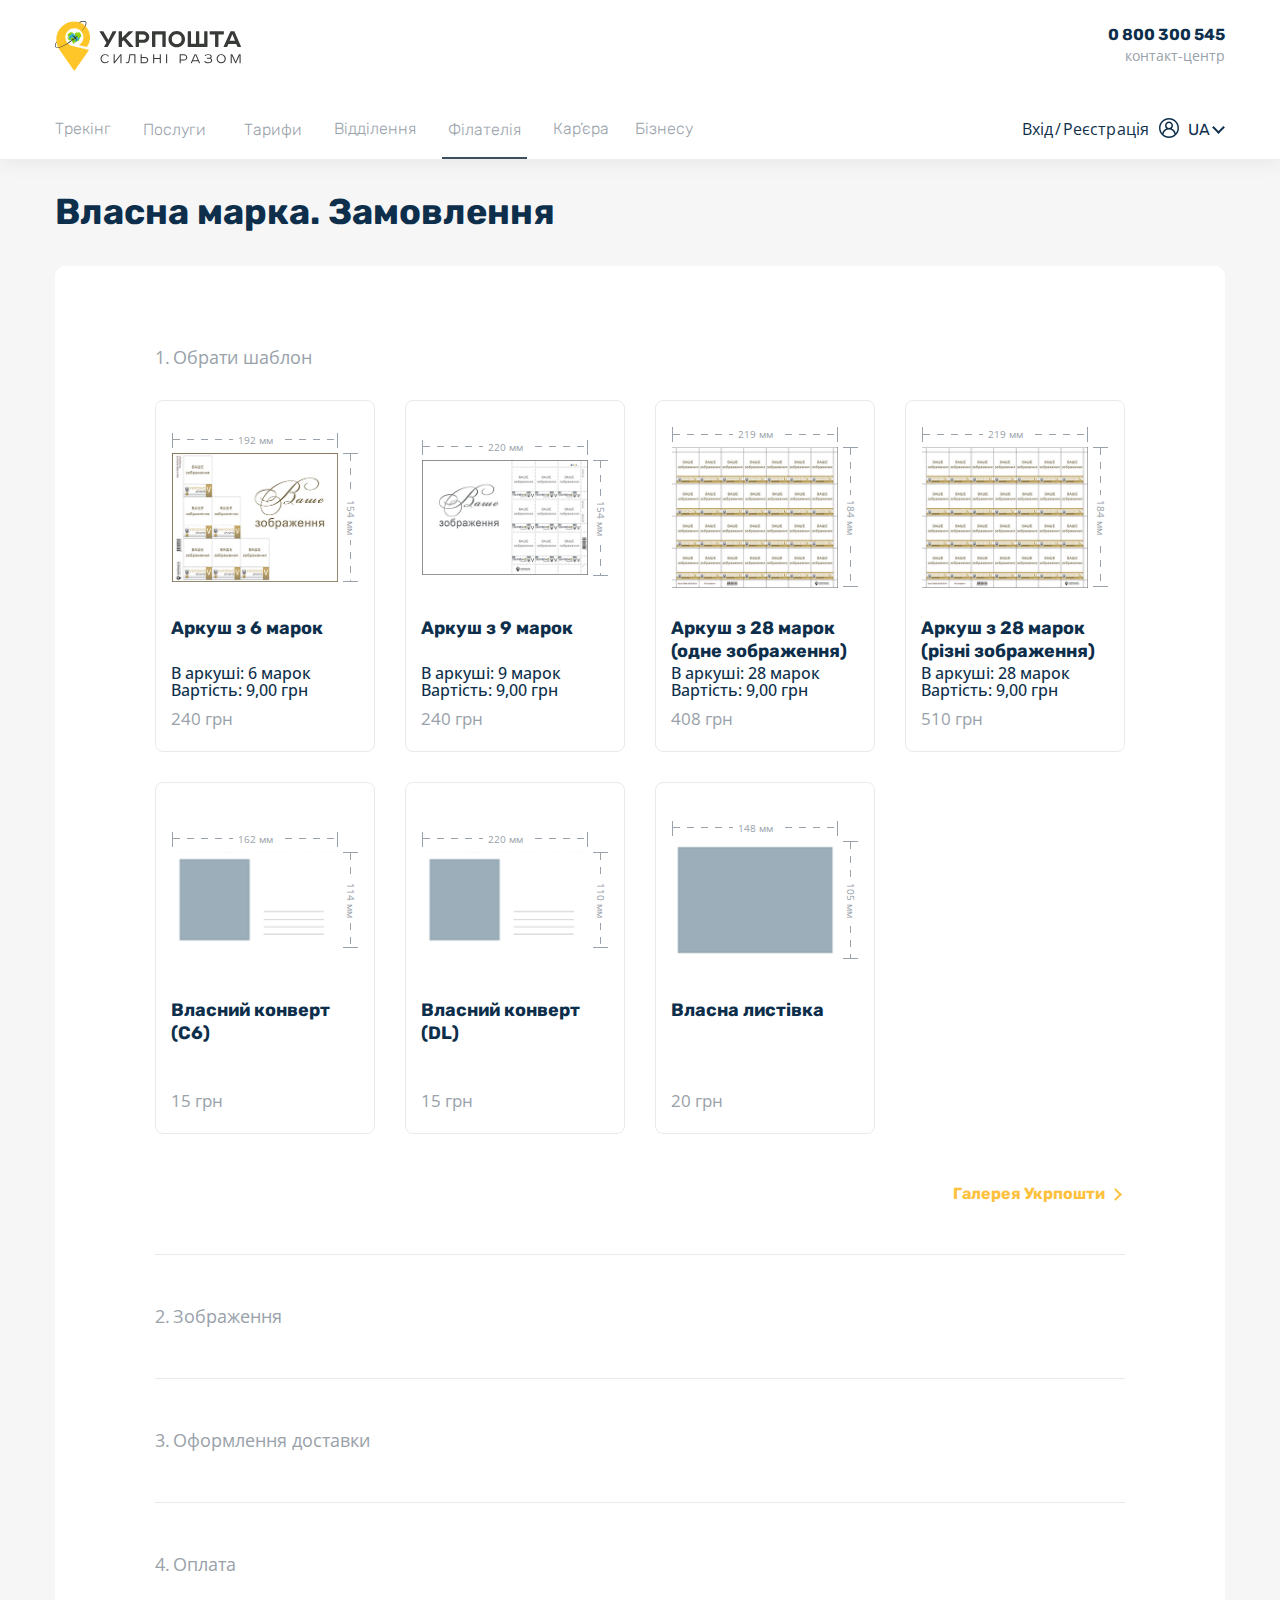
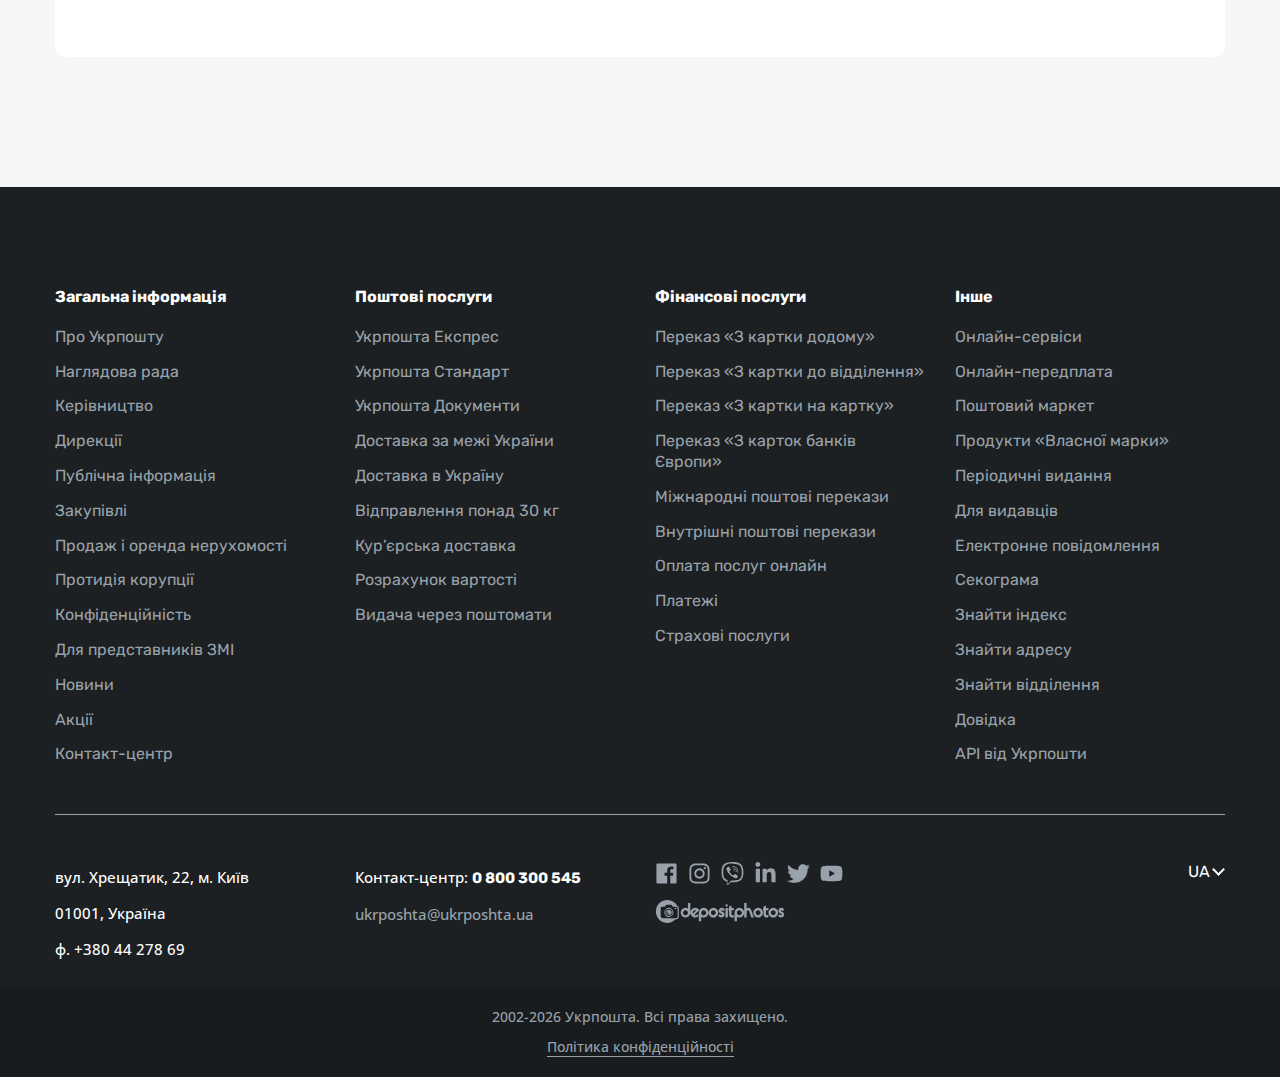
<file: index.html>
<!DOCTYPE html><html lang="en"><head>
  <meta charset="utf-8">
  <title>OwnStampNg</title>
  <base href="/">
  <meta name="viewport" content="user-scalable=no, width=device-width, initial-scale=1, maximum-scale=1">
  <link rel="icon" type="image/x-icon" href="favicon.ico">
<style>@import"https://fonts.googleapis.com/css2?family=Open+Sans&family=Rubik:wght@300;400;500;700&display=swap";.mat-typography{font:400 14px/20px Roboto,Helvetica Neue,sans-serif;letter-spacing:normal}*{box-sizing:border-box}html,body{border:0;outline:0;vertical-align:baseline;background:transparent;font-size:100%;margin:0;padding:0}html{overflow-y:scroll;overflow-x:auto}html,body{height:100%}body{line-height:1;text-align:left;z-index:1;position:relative}body{background:#F6F6F6;color:var(--font-color-2);font-family:Open Sans,sans-serif}.mat-typography{font-family:Open Sans,sans-serif}:root{--font-color-1:#99A2AA;--font-color-2:#0E2F4B;--font-color-3:#fff;--font-color-4:#FDC13D;--font-color-header:var(--font-color-2);--box-shadow:0 3px 18px 0 rgba(95,98,102,.1);--box-shadow-2:0 0 10px 0 rgba(0,0,0,.25);--section-background-1:#fff;--section-background-2:#a1acb6;--background-submenu:#f8f8f8;--hover-btn-bg:#ffd50a;--disabled-btn-bg:#e8ebee;--max-width:1200px;--border-color:#E8EBEE;--border-color-2:#99A2AA;--border-color-3:#3d4e5d;--border-color-invalid:#ff0000}</style><link rel="stylesheet" href="styles.febdb8527f729363.css" media="print" onload="this.media='all'"><noscript><link rel="stylesheet" href="styles.febdb8527f729363.css"></noscript></head>
<body class="mat-typography">
  <app-root></app-root>
<script src="runtime.fb01b0aa0aa2463c.js" type="module"></script><script src="polyfills.d650b33fc6bd7763.js" type="module"></script><script src="main.25a9388dc0567ef2.js" type="module"></script>

</body></html>
</file>
<file: styles.febdb8527f729363.css>
@import"https://fonts.googleapis.com/css2?family=Open+Sans&family=Rubik:wght@300;400;500;700&display=swap";.mat-badge-content{font-weight:600;font-size:12px;font-family:Roboto,Helvetica Neue,sans-serif}.mat-badge-small .mat-badge-content{font-size:9px}.mat-badge-large .mat-badge-content{font-size:24px}.mat-h1,.mat-headline,.mat-typography .mat-h1,.mat-typography .mat-headline,.mat-typography h1{font:400 24px/32px Roboto,Helvetica Neue,sans-serif;letter-spacing:normal;margin:0 0 16px}.mat-h2,.mat-title,.mat-typography .mat-h2,.mat-typography .mat-title,.mat-typography h2{font:500 20px/32px Roboto,Helvetica Neue,sans-serif;letter-spacing:normal;margin:0 0 16px}.mat-h3,.mat-subheading-2,.mat-typography .mat-h3,.mat-typography .mat-subheading-2,.mat-typography h3{font:400 16px/28px Roboto,Helvetica Neue,sans-serif;letter-spacing:normal;margin:0 0 16px}.mat-h4,.mat-subheading-1,.mat-typography .mat-h4,.mat-typography .mat-subheading-1,.mat-typography h4{font:400 15px/24px Roboto,Helvetica Neue,sans-serif;letter-spacing:normal;margin:0 0 16px}.mat-h5,.mat-typography .mat-h5,.mat-typography h5{font:400 11.62px/20px Roboto,Helvetica Neue,sans-serif;margin:0 0 12px}.mat-h6,.mat-typography .mat-h6,.mat-typography h6{font:400 9.38px/20px Roboto,Helvetica Neue,sans-serif;margin:0 0 12px}.mat-body-strong,.mat-body-2,.mat-typography .mat-body-strong,.mat-typography .mat-body-2{font:500 14px/24px Roboto,Helvetica Neue,sans-serif;letter-spacing:normal}.mat-body,.mat-body-1,.mat-typography .mat-body,.mat-typography .mat-body-1,.mat-typography{font:400 14px/20px Roboto,Helvetica Neue,sans-serif;letter-spacing:normal}.mat-body p,.mat-body-1 p,.mat-typography .mat-body p,.mat-typography .mat-body-1 p,.mat-typography p{margin:0 0 12px}.mat-small,.mat-caption,.mat-typography .mat-small,.mat-typography .mat-caption{font:400 12px/20px Roboto,Helvetica Neue,sans-serif;letter-spacing:normal}.mat-display-4,.mat-typography .mat-display-4{font:300 112px/112px Roboto,Helvetica Neue,sans-serif;letter-spacing:-.05em;margin:0 0 56px}.mat-display-3,.mat-typography .mat-display-3{font:400 56px/56px Roboto,Helvetica Neue,sans-serif;letter-spacing:-.02em;margin:0 0 64px}.mat-display-2,.mat-typography .mat-display-2{font:400 45px/48px Roboto,Helvetica Neue,sans-serif;letter-spacing:-.005em;margin:0 0 64px}.mat-display-1,.mat-typography .mat-display-1{font:400 34px/40px Roboto,Helvetica Neue,sans-serif;letter-spacing:normal;margin:0 0 64px}.mat-bottom-sheet-container{font:400 14px/20px Roboto,Helvetica Neue,sans-serif;letter-spacing:normal}.mat-button,.mat-raised-button,.mat-icon-button,.mat-stroked-button,.mat-flat-button,.mat-fab,.mat-mini-fab{font-family:Roboto,Helvetica Neue,sans-serif;font-size:14px;font-weight:500}.mat-button-toggle,.mat-card{font-family:Roboto,Helvetica Neue,sans-serif}.mat-card-title{font-size:24px;font-weight:500}.mat-card-header .mat-card-title{font-size:20px}.mat-card-subtitle,.mat-card-content{font-size:14px}.mat-checkbox{font-family:Roboto,Helvetica Neue,sans-serif}.mat-checkbox-layout .mat-checkbox-label{line-height:24px}.mat-chip{font-size:14px;font-weight:500}.mat-chip .mat-chip-trailing-icon.mat-icon,.mat-chip .mat-chip-remove.mat-icon{font-size:18px}.mat-table{font-family:Roboto,Helvetica Neue,sans-serif}.mat-header-cell{font-size:12px;font-weight:500}.mat-cell,.mat-footer-cell{font-size:14px}.mat-calendar{font-family:Roboto,Helvetica Neue,sans-serif}.mat-calendar-body{font-size:13px}.mat-calendar-body-label,.mat-calendar-period-button{font-size:14px;font-weight:500}.mat-calendar-table-header th{font-size:11px;font-weight:400}.mat-dialog-title{font:500 20px/32px Roboto,Helvetica Neue,sans-serif;letter-spacing:normal}.mat-expansion-panel-header{font-family:Roboto,Helvetica Neue,sans-serif;font-size:15px;font-weight:400}.mat-expansion-panel-content{font:400 14px/20px Roboto,Helvetica Neue,sans-serif;letter-spacing:normal}.mat-form-field{font-size:inherit;font-weight:400;line-height:1.125;font-family:Roboto,Helvetica Neue,sans-serif;letter-spacing:normal}.mat-form-field-wrapper{padding-bottom:1.34375em}.mat-form-field-prefix .mat-icon,.mat-form-field-suffix .mat-icon{font-size:150%;line-height:1.125}.mat-form-field-prefix .mat-icon-button,.mat-form-field-suffix .mat-icon-button{height:1.5em;width:1.5em}.mat-form-field-prefix .mat-icon-button .mat-icon,.mat-form-field-suffix .mat-icon-button .mat-icon{height:1.125em;line-height:1.125}.mat-form-field-infix{padding:.5em 0;border-top:.84375em solid transparent}.mat-form-field-can-float.mat-form-field-should-float .mat-form-field-label,.mat-form-field-can-float .mat-input-server:focus+.mat-form-field-label-wrapper .mat-form-field-label{transform:translateY(-1.34375em) scale(.75);width:133.3333333333%}.mat-form-field-can-float .mat-input-server[label]:not(:label-shown)+.mat-form-field-label-wrapper .mat-form-field-label{transform:translateY(-1.34374em) scale(.75);width:133.3333433333%}.mat-form-field-label-wrapper{top:-.84375em;padding-top:.84375em}.mat-form-field-label{top:1.34375em}.mat-form-field-underline{bottom:1.34375em}.mat-form-field-subscript-wrapper{font-size:75%;margin-top:.6666666667em;top:calc(100% - 1.7916666667em)}.mat-form-field-appearance-legacy .mat-form-field-wrapper{padding-bottom:1.25em}.mat-form-field-appearance-legacy .mat-form-field-infix{padding:.4375em 0}.mat-form-field-appearance-legacy.mat-form-field-can-float.mat-form-field-should-float .mat-form-field-label,.mat-form-field-appearance-legacy.mat-form-field-can-float .mat-input-server:focus+.mat-form-field-label-wrapper .mat-form-field-label{transform:translateY(-1.28125em) scale(.75) perspective(100px) translateZ(.001px);width:133.3333333333%}.mat-form-field-appearance-legacy.mat-form-field-can-float .mat-form-field-autofill-control:-webkit-autofill+.mat-form-field-label-wrapper .mat-form-field-label{transform:translateY(-1.28125em) scale(.75) perspective(100px) translateZ(.00101px);width:133.3333433333%}.mat-form-field-appearance-legacy.mat-form-field-can-float .mat-input-server[label]:not(:label-shown)+.mat-form-field-label-wrapper .mat-form-field-label{transform:translateY(-1.28125em) scale(.75) perspective(100px) translateZ(.00102px);width:133.3333533333%}.mat-form-field-appearance-legacy .mat-form-field-label{top:1.28125em}.mat-form-field-appearance-legacy .mat-form-field-underline{bottom:1.25em}.mat-form-field-appearance-legacy .mat-form-field-subscript-wrapper{margin-top:.5416666667em;top:calc(100% - 1.6666666667em)}@media print{.mat-form-field-appearance-legacy.mat-form-field-can-float.mat-form-field-should-float .mat-form-field-label,.mat-form-field-appearance-legacy.mat-form-field-can-float .mat-input-server:focus+.mat-form-field-label-wrapper .mat-form-field-label{transform:translateY(-1.28122em) scale(.75)}.mat-form-field-appearance-legacy.mat-form-field-can-float .mat-form-field-autofill-control:-webkit-autofill+.mat-form-field-label-wrapper .mat-form-field-label{transform:translateY(-1.28121em) scale(.75)}.mat-form-field-appearance-legacy.mat-form-field-can-float .mat-input-server[label]:not(:label-shown)+.mat-form-field-label-wrapper .mat-form-field-label{transform:translateY(-1.2812em) scale(.75)}}.mat-form-field-appearance-fill .mat-form-field-infix{padding:.25em 0 .75em}.mat-form-field-appearance-fill .mat-form-field-label{top:1.09375em;margin-top:-.5em}.mat-form-field-appearance-fill.mat-form-field-can-float.mat-form-field-should-float .mat-form-field-label,.mat-form-field-appearance-fill.mat-form-field-can-float .mat-input-server:focus+.mat-form-field-label-wrapper .mat-form-field-label{transform:translateY(-.59375em) scale(.75);width:133.3333333333%}.mat-form-field-appearance-fill.mat-form-field-can-float .mat-input-server[label]:not(:label-shown)+.mat-form-field-label-wrapper .mat-form-field-label{transform:translateY(-.59374em) scale(.75);width:133.3333433333%}.mat-form-field-appearance-outline .mat-form-field-infix{padding:1em 0}.mat-form-field-appearance-outline .mat-form-field-label{top:1.84375em;margin-top:-.25em}.mat-form-field-appearance-outline.mat-form-field-can-float.mat-form-field-should-float .mat-form-field-label,.mat-form-field-appearance-outline.mat-form-field-can-float .mat-input-server:focus+.mat-form-field-label-wrapper .mat-form-field-label{transform:translateY(-1.59375em) scale(.75);width:133.3333333333%}.mat-form-field-appearance-outline.mat-form-field-can-float .mat-input-server[label]:not(:label-shown)+.mat-form-field-label-wrapper .mat-form-field-label{transform:translateY(-1.59374em) scale(.75);width:133.3333433333%}.mat-grid-tile-header,.mat-grid-tile-footer{font-size:14px}.mat-grid-tile-header .mat-line,.mat-grid-tile-footer .mat-line{white-space:nowrap;overflow:hidden;text-overflow:ellipsis;display:block;box-sizing:border-box}.mat-grid-tile-header .mat-line:nth-child(n+2),.mat-grid-tile-footer .mat-line:nth-child(n+2){font-size:12px}input.mat-input-element{margin-top:-.0625em}.mat-menu-item{font-family:Roboto,Helvetica Neue,sans-serif;font-size:14px;font-weight:400}.mat-paginator,.mat-paginator-page-size .mat-select-trigger{font-family:Roboto,Helvetica Neue,sans-serif;font-size:12px}.mat-radio-button,.mat-select{font-family:Roboto,Helvetica Neue,sans-serif}.mat-select-trigger{height:1.125em}.mat-slide-toggle-content{font-family:Roboto,Helvetica Neue,sans-serif}.mat-slider-thumb-label-text{font-family:Roboto,Helvetica Neue,sans-serif;font-size:12px;font-weight:500}.mat-stepper-vertical,.mat-stepper-horizontal{font-family:Roboto,Helvetica Neue,sans-serif}.mat-step-label{font-size:14px;font-weight:400}.mat-step-sub-label-error{font-weight:400}.mat-step-label-error{font-size:14px}.mat-step-label-selected{font-size:14px;font-weight:500}.mat-tab-group{font-family:Roboto,Helvetica Neue,sans-serif}.mat-tab-label,.mat-tab-link{font-family:Roboto,Helvetica Neue,sans-serif;font-size:14px;font-weight:500}.mat-toolbar,.mat-toolbar h1,.mat-toolbar h2,.mat-toolbar h3,.mat-toolbar h4,.mat-toolbar h5,.mat-toolbar h6{font:500 20px/32px Roboto,Helvetica Neue,sans-serif;letter-spacing:normal;margin:0}.mat-tooltip{font-family:Roboto,Helvetica Neue,sans-serif;font-size:10px;padding-top:6px;padding-bottom:6px}.mat-tooltip-handset{font-size:14px;padding-top:8px;padding-bottom:8px}.mat-list-item,.mat-list-option{font-family:Roboto,Helvetica Neue,sans-serif}.mat-list-base .mat-list-item{font-size:16px}.mat-list-base .mat-list-item .mat-line{white-space:nowrap;overflow:hidden;text-overflow:ellipsis;display:block;box-sizing:border-box}.mat-list-base .mat-list-item .mat-line:nth-child(n+2){font-size:14px}.mat-list-base .mat-list-option{font-size:16px}.mat-list-base .mat-list-option .mat-line{white-space:nowrap;overflow:hidden;text-overflow:ellipsis;display:block;box-sizing:border-box}.mat-list-base .mat-list-option .mat-line:nth-child(n+2){font-size:14px}.mat-list-base .mat-subheader{font-family:Roboto,Helvetica Neue,sans-serif;font-size:14px;font-weight:500}.mat-list-base[dense] .mat-list-item{font-size:12px}.mat-list-base[dense] .mat-list-item .mat-line{white-space:nowrap;overflow:hidden;text-overflow:ellipsis;display:block;box-sizing:border-box}.mat-list-base[dense] .mat-list-item .mat-line:nth-child(n+2){font-size:12px}.mat-list-base[dense] .mat-list-option{font-size:12px}.mat-list-base[dense] .mat-list-option .mat-line{white-space:nowrap;overflow:hidden;text-overflow:ellipsis;display:block;box-sizing:border-box}.mat-list-base[dense] .mat-list-option .mat-line:nth-child(n+2){font-size:12px}.mat-list-base[dense] .mat-subheader{font-family:Roboto,Helvetica Neue,sans-serif;font-size:12px;font-weight:500}.mat-option{font-family:Roboto,Helvetica Neue,sans-serif;font-size:16px}.mat-optgroup-label{font:500 14px/24px Roboto,Helvetica Neue,sans-serif;letter-spacing:normal}.mat-simple-snackbar{font-family:Roboto,Helvetica Neue,sans-serif;font-size:14px}.mat-simple-snackbar-action{line-height:1;font-family:inherit;font-size:inherit;font-weight:500}.mat-tree{font-family:Roboto,Helvetica Neue,sans-serif}.mat-tree-node,.mat-nested-tree-node{font-weight:400;font-size:14px}.mat-ripple{overflow:hidden;position:relative}.mat-ripple:not(:empty){transform:translateZ(0)}.mat-ripple.mat-ripple-unbounded{overflow:visible}.mat-ripple-element{position:absolute;border-radius:50%;pointer-events:none;transition:opacity,transform 0ms cubic-bezier(0,0,.2,1);transform:scale(0)}.cdk-high-contrast-active .mat-ripple-element{display:none}.cdk-visually-hidden{border:0;clip:rect(0 0 0 0);height:1px;margin:-1px;overflow:hidden;padding:0;position:absolute;width:1px;white-space:nowrap;outline:0;-webkit-appearance:none;-moz-appearance:none}.cdk-overlay-container,.cdk-global-overlay-wrapper{pointer-events:none;top:0;left:0;height:100%;width:100%}.cdk-overlay-container{position:fixed;z-index:1000}.cdk-overlay-container:empty{display:none}.cdk-global-overlay-wrapper{display:flex;position:absolute;z-index:1000}.cdk-overlay-pane{position:absolute;pointer-events:auto;box-sizing:border-box;z-index:1000;display:flex;max-width:100%;max-height:100%}.cdk-overlay-backdrop{position:absolute;top:0;bottom:0;left:0;right:0;z-index:1000;pointer-events:auto;-webkit-tap-highlight-color:transparent;transition:opacity .4s cubic-bezier(.25,.8,.25,1);opacity:0}.cdk-overlay-backdrop.cdk-overlay-backdrop-showing{opacity:1}.cdk-high-contrast-active .cdk-overlay-backdrop.cdk-overlay-backdrop-showing{opacity:.6}.cdk-overlay-dark-backdrop{background:rgba(0,0,0,.32)}.cdk-overlay-transparent-backdrop{transition:visibility 1ms linear,opacity 1ms linear;visibility:hidden;opacity:1}.cdk-overlay-transparent-backdrop.cdk-overlay-backdrop-showing{opacity:0;visibility:visible}.cdk-overlay-connected-position-bounding-box{position:absolute;z-index:1000;display:flex;flex-direction:column;min-width:1px;min-height:1px}.cdk-global-scrollblock{position:fixed;width:100%;overflow-y:scroll}textarea.cdk-textarea-autosize{resize:none}textarea.cdk-textarea-autosize-measuring{padding:2px 0!important;box-sizing:content-box!important;height:auto!important;overflow:hidden!important}textarea.cdk-textarea-autosize-measuring-firefox{padding:2px 0!important;box-sizing:content-box!important;height:0!important}@keyframes cdk-text-field-autofill-start{}@keyframes cdk-text-field-autofill-end{}.cdk-text-field-autofill-monitored:-webkit-autofill{animation:cdk-text-field-autofill-start 0s 1ms}.cdk-text-field-autofill-monitored:not(:-webkit-autofill){animation:cdk-text-field-autofill-end 0s 1ms}.mat-focus-indicator,.mat-mdc-focus-indicator{position:relative}.mat-ripple-element{background-color:#0000001a}.mat-option{color:#000000de}.mat-option:hover:not(.mat-option-disabled),.mat-option:focus:not(.mat-option-disabled){background:rgba(0,0,0,.04)}.mat-option.mat-selected:not(.mat-option-multiple):not(.mat-option-disabled){background:rgba(0,0,0,.04)}.mat-option.mat-active{background:rgba(0,0,0,.04);color:#000000de}.mat-option.mat-option-disabled{color:#00000061}.mat-primary .mat-option.mat-selected:not(.mat-option-disabled){color:#3f51b5}.mat-accent .mat-option.mat-selected:not(.mat-option-disabled){color:#ff4081}.mat-warn .mat-option.mat-selected:not(.mat-option-disabled){color:#f44336}.mat-optgroup-label{color:#0000008a}.mat-optgroup-disabled .mat-optgroup-label{color:#00000061}.mat-pseudo-checkbox{color:#0000008a}.mat-pseudo-checkbox:after{color:#fafafa}.mat-pseudo-checkbox-disabled{color:#b0b0b0}.mat-primary .mat-pseudo-checkbox-checked,.mat-primary .mat-pseudo-checkbox-indeterminate{background:#3f51b5}.mat-pseudo-checkbox-checked,.mat-pseudo-checkbox-indeterminate,.mat-accent .mat-pseudo-checkbox-checked,.mat-accent .mat-pseudo-checkbox-indeterminate{background:#ff4081}.mat-warn .mat-pseudo-checkbox-checked,.mat-warn .mat-pseudo-checkbox-indeterminate{background:#f44336}.mat-pseudo-checkbox-checked.mat-pseudo-checkbox-disabled,.mat-pseudo-checkbox-indeterminate.mat-pseudo-checkbox-disabled{background:#b0b0b0}.mat-app-background{background-color:#fafafa;color:#000000de}.mat-elevation-z0{box-shadow:0 0 #0003,0 0 #00000024,0 0 #0000001f}.mat-elevation-z1{box-shadow:0 2px 1px -1px #0003,0 1px 1px #00000024,0 1px 3px #0000001f}.mat-elevation-z2{box-shadow:0 3px 1px -2px #0003,0 2px 2px #00000024,0 1px 5px #0000001f}.mat-elevation-z3{box-shadow:0 3px 3px -2px #0003,0 3px 4px #00000024,0 1px 8px #0000001f}.mat-elevation-z4{box-shadow:0 2px 4px -1px #0003,0 4px 5px #00000024,0 1px 10px #0000001f}.mat-elevation-z5{box-shadow:0 3px 5px -1px #0003,0 5px 8px #00000024,0 1px 14px #0000001f}.mat-elevation-z6{box-shadow:0 3px 5px -1px #0003,0 6px 10px #00000024,0 1px 18px #0000001f}.mat-elevation-z7{box-shadow:0 4px 5px -2px #0003,0 7px 10px 1px #00000024,0 2px 16px 1px #0000001f}.mat-elevation-z8{box-shadow:0 5px 5px -3px #0003,0 8px 10px 1px #00000024,0 3px 14px 2px #0000001f}.mat-elevation-z9{box-shadow:0 5px 6px -3px #0003,0 9px 12px 1px #00000024,0 3px 16px 2px #0000001f}.mat-elevation-z10{box-shadow:0 6px 6px -3px #0003,0 10px 14px 1px #00000024,0 4px 18px 3px #0000001f}.mat-elevation-z11{box-shadow:0 6px 7px -4px #0003,0 11px 15px 1px #00000024,0 4px 20px 3px #0000001f}.mat-elevation-z12{box-shadow:0 7px 8px -4px #0003,0 12px 17px 2px #00000024,0 5px 22px 4px #0000001f}.mat-elevation-z13{box-shadow:0 7px 8px -4px #0003,0 13px 19px 2px #00000024,0 5px 24px 4px #0000001f}.mat-elevation-z14{box-shadow:0 7px 9px -4px #0003,0 14px 21px 2px #00000024,0 5px 26px 4px #0000001f}.mat-elevation-z15{box-shadow:0 8px 9px -5px #0003,0 15px 22px 2px #00000024,0 6px 28px 5px #0000001f}.mat-elevation-z16{box-shadow:0 8px 10px -5px #0003,0 16px 24px 2px #00000024,0 6px 30px 5px #0000001f}.mat-elevation-z17{box-shadow:0 8px 11px -5px #0003,0 17px 26px 2px #00000024,0 6px 32px 5px #0000001f}.mat-elevation-z18{box-shadow:0 9px 11px -5px #0003,0 18px 28px 2px #00000024,0 7px 34px 6px #0000001f}.mat-elevation-z19{box-shadow:0 9px 12px -6px #0003,0 19px 29px 2px #00000024,0 7px 36px 6px #0000001f}.mat-elevation-z20{box-shadow:0 10px 13px -6px #0003,0 20px 31px 3px #00000024,0 8px 38px 7px #0000001f}.mat-elevation-z21{box-shadow:0 10px 13px -6px #0003,0 21px 33px 3px #00000024,0 8px 40px 7px #0000001f}.mat-elevation-z22{box-shadow:0 10px 14px -6px #0003,0 22px 35px 3px #00000024,0 8px 42px 7px #0000001f}.mat-elevation-z23{box-shadow:0 11px 14px -7px #0003,0 23px 36px 3px #00000024,0 9px 44px 8px #0000001f}.mat-elevation-z24{box-shadow:0 11px 15px -7px #0003,0 24px 38px 3px #00000024,0 9px 46px 8px #0000001f}.mat-theme-loaded-marker{display:none}.mat-autocomplete-panel{background:#fff;color:#000000de}.mat-autocomplete-panel:not([class*=mat-elevation-z]){box-shadow:0 2px 4px -1px #0003,0 4px 5px #00000024,0 1px 10px #0000001f}.mat-autocomplete-panel .mat-option.mat-selected:not(.mat-active):not(:hover){background:#fff}.mat-autocomplete-panel .mat-option.mat-selected:not(.mat-active):not(:hover):not(.mat-option-disabled){color:#000000de}.mat-badge{position:relative}.mat-badge.mat-badge{overflow:visible}.mat-badge-hidden .mat-badge-content{display:none}.mat-badge-content{position:absolute;text-align:center;display:inline-block;border-radius:50%;transition:transform .2s ease-in-out;transform:scale(.6);overflow:hidden;white-space:nowrap;text-overflow:ellipsis;pointer-events:none}.ng-animate-disabled .mat-badge-content,.mat-badge-content._mat-animation-noopable{transition:none}.mat-badge-content.mat-badge-active{transform:none}.mat-badge-small .mat-badge-content{width:16px;height:16px;line-height:16px}.mat-badge-small.mat-badge-above .mat-badge-content{top:-8px}.mat-badge-small.mat-badge-below .mat-badge-content{bottom:-8px}.mat-badge-small.mat-badge-before .mat-badge-content{left:-16px}[dir=rtl] .mat-badge-small.mat-badge-before .mat-badge-content{left:auto;right:-16px}.mat-badge-small.mat-badge-after .mat-badge-content{right:-16px}[dir=rtl] .mat-badge-small.mat-badge-after .mat-badge-content{right:auto;left:-16px}.mat-badge-small.mat-badge-overlap.mat-badge-before .mat-badge-content{left:-8px}[dir=rtl] .mat-badge-small.mat-badge-overlap.mat-badge-before .mat-badge-content{left:auto;right:-8px}.mat-badge-small.mat-badge-overlap.mat-badge-after .mat-badge-content{right:-8px}[dir=rtl] .mat-badge-small.mat-badge-overlap.mat-badge-after .mat-badge-content{right:auto;left:-8px}.mat-badge-medium .mat-badge-content{width:22px;height:22px;line-height:22px}.mat-badge-medium.mat-badge-above .mat-badge-content{top:-11px}.mat-badge-medium.mat-badge-below .mat-badge-content{bottom:-11px}.mat-badge-medium.mat-badge-before .mat-badge-content{left:-22px}[dir=rtl] .mat-badge-medium.mat-badge-before .mat-badge-content{left:auto;right:-22px}.mat-badge-medium.mat-badge-after .mat-badge-content{right:-22px}[dir=rtl] .mat-badge-medium.mat-badge-after .mat-badge-content{right:auto;left:-22px}.mat-badge-medium.mat-badge-overlap.mat-badge-before .mat-badge-content{left:-11px}[dir=rtl] .mat-badge-medium.mat-badge-overlap.mat-badge-before .mat-badge-content{left:auto;right:-11px}.mat-badge-medium.mat-badge-overlap.mat-badge-after .mat-badge-content{right:-11px}[dir=rtl] .mat-badge-medium.mat-badge-overlap.mat-badge-after .mat-badge-content{right:auto;left:-11px}.mat-badge-large .mat-badge-content{width:28px;height:28px;line-height:28px}.mat-badge-large.mat-badge-above .mat-badge-content{top:-14px}.mat-badge-large.mat-badge-below .mat-badge-content{bottom:-14px}.mat-badge-large.mat-badge-before .mat-badge-content{left:-28px}[dir=rtl] .mat-badge-large.mat-badge-before .mat-badge-content{left:auto;right:-28px}.mat-badge-large.mat-badge-after .mat-badge-content{right:-28px}[dir=rtl] .mat-badge-large.mat-badge-after .mat-badge-content{right:auto;left:-28px}.mat-badge-large.mat-badge-overlap.mat-badge-before .mat-badge-content{left:-14px}[dir=rtl] .mat-badge-large.mat-badge-overlap.mat-badge-before .mat-badge-content{left:auto;right:-14px}.mat-badge-large.mat-badge-overlap.mat-badge-after .mat-badge-content{right:-14px}[dir=rtl] .mat-badge-large.mat-badge-overlap.mat-badge-after .mat-badge-content{right:auto;left:-14px}.mat-badge-content{color:#fff;background:#3f51b5}.cdk-high-contrast-active .mat-badge-content{outline:solid 1px;border-radius:0}.mat-badge-accent .mat-badge-content{background:#ff4081;color:#fff}.mat-badge-warn .mat-badge-content{color:#fff;background:#f44336}.mat-badge-disabled .mat-badge-content{background:#b9b9b9;color:#00000061}.mat-bottom-sheet-container{box-shadow:0 8px 10px -5px #0003,0 16px 24px 2px #00000024,0 6px 30px 5px #0000001f;background:#fff;color:#000000de}.mat-button,.mat-icon-button,.mat-stroked-button{color:inherit;background:transparent}.mat-button.mat-primary,.mat-icon-button.mat-primary,.mat-stroked-button.mat-primary{color:#3f51b5}.mat-button.mat-accent,.mat-icon-button.mat-accent,.mat-stroked-button.mat-accent{color:#ff4081}.mat-button.mat-warn,.mat-icon-button.mat-warn,.mat-stroked-button.mat-warn{color:#f44336}.mat-button.mat-primary.mat-button-disabled,.mat-button.mat-accent.mat-button-disabled,.mat-button.mat-warn.mat-button-disabled,.mat-button.mat-button-disabled.mat-button-disabled,.mat-icon-button.mat-primary.mat-button-disabled,.mat-icon-button.mat-accent.mat-button-disabled,.mat-icon-button.mat-warn.mat-button-disabled,.mat-icon-button.mat-button-disabled.mat-button-disabled,.mat-stroked-button.mat-primary.mat-button-disabled,.mat-stroked-button.mat-accent.mat-button-disabled,.mat-stroked-button.mat-warn.mat-button-disabled,.mat-stroked-button.mat-button-disabled.mat-button-disabled{color:#00000042}.mat-button.mat-primary .mat-button-focus-overlay,.mat-icon-button.mat-primary .mat-button-focus-overlay,.mat-stroked-button.mat-primary .mat-button-focus-overlay{background-color:#3f51b5}.mat-button.mat-accent .mat-button-focus-overlay,.mat-icon-button.mat-accent .mat-button-focus-overlay,.mat-stroked-button.mat-accent .mat-button-focus-overlay{background-color:#ff4081}.mat-button.mat-warn .mat-button-focus-overlay,.mat-icon-button.mat-warn .mat-button-focus-overlay,.mat-stroked-button.mat-warn .mat-button-focus-overlay{background-color:#f44336}.mat-button.mat-button-disabled .mat-button-focus-overlay,.mat-icon-button.mat-button-disabled .mat-button-focus-overlay,.mat-stroked-button.mat-button-disabled .mat-button-focus-overlay{background-color:transparent}.mat-button .mat-ripple-element,.mat-icon-button .mat-ripple-element,.mat-stroked-button .mat-ripple-element{opacity:.1;background-color:currentColor}.mat-button-focus-overlay{background:#000}.mat-stroked-button:not(.mat-button-disabled){border-color:#0000001f}.mat-flat-button,.mat-raised-button,.mat-fab,.mat-mini-fab{color:#000000de;background-color:#fff}.mat-flat-button.mat-primary,.mat-raised-button.mat-primary,.mat-fab.mat-primary,.mat-mini-fab.mat-primary,.mat-flat-button.mat-accent,.mat-raised-button.mat-accent,.mat-fab.mat-accent,.mat-mini-fab.mat-accent,.mat-flat-button.mat-warn,.mat-raised-button.mat-warn,.mat-fab.mat-warn,.mat-mini-fab.mat-warn{color:#fff}.mat-flat-button.mat-primary.mat-button-disabled,.mat-flat-button.mat-accent.mat-button-disabled,.mat-flat-button.mat-warn.mat-button-disabled,.mat-flat-button.mat-button-disabled.mat-button-disabled,.mat-raised-button.mat-primary.mat-button-disabled,.mat-raised-button.mat-accent.mat-button-disabled,.mat-raised-button.mat-warn.mat-button-disabled,.mat-raised-button.mat-button-disabled.mat-button-disabled,.mat-fab.mat-primary.mat-button-disabled,.mat-fab.mat-accent.mat-button-disabled,.mat-fab.mat-warn.mat-button-disabled,.mat-fab.mat-button-disabled.mat-button-disabled,.mat-mini-fab.mat-primary.mat-button-disabled,.mat-mini-fab.mat-accent.mat-button-disabled,.mat-mini-fab.mat-warn.mat-button-disabled,.mat-mini-fab.mat-button-disabled.mat-button-disabled{color:#00000042}.mat-flat-button.mat-primary,.mat-raised-button.mat-primary,.mat-fab.mat-primary,.mat-mini-fab.mat-primary{background-color:#3f51b5}.mat-flat-button.mat-accent,.mat-raised-button.mat-accent,.mat-fab.mat-accent,.mat-mini-fab.mat-accent{background-color:#ff4081}.mat-flat-button.mat-warn,.mat-raised-button.mat-warn,.mat-fab.mat-warn,.mat-mini-fab.mat-warn{background-color:#f44336}.mat-flat-button.mat-primary.mat-button-disabled,.mat-flat-button.mat-accent.mat-button-disabled,.mat-flat-button.mat-warn.mat-button-disabled,.mat-flat-button.mat-button-disabled.mat-button-disabled,.mat-raised-button.mat-primary.mat-button-disabled,.mat-raised-button.mat-accent.mat-button-disabled,.mat-raised-button.mat-warn.mat-button-disabled,.mat-raised-button.mat-button-disabled.mat-button-disabled,.mat-fab.mat-primary.mat-button-disabled,.mat-fab.mat-accent.mat-button-disabled,.mat-fab.mat-warn.mat-button-disabled,.mat-fab.mat-button-disabled.mat-button-disabled,.mat-mini-fab.mat-primary.mat-button-disabled,.mat-mini-fab.mat-accent.mat-button-disabled,.mat-mini-fab.mat-warn.mat-button-disabled,.mat-mini-fab.mat-button-disabled.mat-button-disabled{background-color:#0000001f}.mat-flat-button.mat-primary .mat-ripple-element,.mat-raised-button.mat-primary .mat-ripple-element,.mat-fab.mat-primary .mat-ripple-element,.mat-mini-fab.mat-primary .mat-ripple-element,.mat-flat-button.mat-accent .mat-ripple-element,.mat-raised-button.mat-accent .mat-ripple-element,.mat-fab.mat-accent .mat-ripple-element,.mat-mini-fab.mat-accent .mat-ripple-element,.mat-flat-button.mat-warn .mat-ripple-element,.mat-raised-button.mat-warn .mat-ripple-element,.mat-fab.mat-warn .mat-ripple-element,.mat-mini-fab.mat-warn .mat-ripple-element{background-color:#ffffff1a}.mat-stroked-button:not([class*=mat-elevation-z]),.mat-flat-button:not([class*=mat-elevation-z]){box-shadow:0 0 #0003,0 0 #00000024,0 0 #0000001f}.mat-raised-button:not([class*=mat-elevation-z]){box-shadow:0 3px 1px -2px #0003,0 2px 2px #00000024,0 1px 5px #0000001f}.mat-raised-button:not(.mat-button-disabled):active:not([class*=mat-elevation-z]){box-shadow:0 5px 5px -3px #0003,0 8px 10px 1px #00000024,0 3px 14px 2px #0000001f}.mat-raised-button.mat-button-disabled:not([class*=mat-elevation-z]){box-shadow:0 0 #0003,0 0 #00000024,0 0 #0000001f}.mat-fab:not([class*=mat-elevation-z]),.mat-mini-fab:not([class*=mat-elevation-z]){box-shadow:0 3px 5px -1px #0003,0 6px 10px #00000024,0 1px 18px #0000001f}.mat-fab:not(.mat-button-disabled):active:not([class*=mat-elevation-z]),.mat-mini-fab:not(.mat-button-disabled):active:not([class*=mat-elevation-z]){box-shadow:0 7px 8px -4px #0003,0 12px 17px 2px #00000024,0 5px 22px 4px #0000001f}.mat-fab.mat-button-disabled:not([class*=mat-elevation-z]),.mat-mini-fab.mat-button-disabled:not([class*=mat-elevation-z]){box-shadow:0 0 #0003,0 0 #00000024,0 0 #0000001f}.mat-button-toggle-standalone:not([class*=mat-elevation-z]),.mat-button-toggle-group:not([class*=mat-elevation-z]){box-shadow:0 3px 1px -2px #0003,0 2px 2px #00000024,0 1px 5px #0000001f}.mat-button-toggle-standalone.mat-button-toggle-appearance-standard:not([class*=mat-elevation-z]),.mat-button-toggle-group-appearance-standard:not([class*=mat-elevation-z]){box-shadow:none}.mat-button-toggle{color:#00000061}.mat-button-toggle .mat-button-toggle-focus-overlay{background-color:#0000001f}.mat-button-toggle-appearance-standard{color:#000000de;background:#fff}.mat-button-toggle-appearance-standard .mat-button-toggle-focus-overlay{background-color:#000}.mat-button-toggle-group-appearance-standard .mat-button-toggle+.mat-button-toggle{border-left:solid 1px #e0e0e0}[dir=rtl] .mat-button-toggle-group-appearance-standard .mat-button-toggle+.mat-button-toggle{border-left:none;border-right:solid 1px #e0e0e0}.mat-button-toggle-group-appearance-standard.mat-button-toggle-vertical .mat-button-toggle+.mat-button-toggle{border-left:none;border-right:none;border-top:solid 1px #e0e0e0}.mat-button-toggle-checked{background-color:#e0e0e0;color:#0000008a}.mat-button-toggle-checked.mat-button-toggle-appearance-standard{color:#000000de}.mat-button-toggle-disabled{color:#00000042;background-color:#eee}.mat-button-toggle-disabled.mat-button-toggle-appearance-standard{background:#fff}.mat-button-toggle-disabled.mat-button-toggle-checked{background-color:#bdbdbd}.mat-button-toggle-standalone.mat-button-toggle-appearance-standard,.mat-button-toggle-group-appearance-standard{border:solid 1px #e0e0e0}.mat-button-toggle-appearance-standard .mat-button-toggle-label-content{line-height:48px}.mat-card{background:#fff;color:#000000de}.mat-card:not([class*=mat-elevation-z]){box-shadow:0 2px 1px -1px #0003,0 1px 1px #00000024,0 1px 3px #0000001f}.mat-card.mat-card-flat:not([class*=mat-elevation-z]){box-shadow:0 0 #0003,0 0 #00000024,0 0 #0000001f}.mat-card-subtitle{color:#0000008a}.mat-checkbox-frame{border-color:#0000008a}.mat-checkbox-checkmark{fill:#fafafa}.mat-checkbox-checkmark-path{stroke:#fafafa!important}.mat-checkbox-mixedmark{background-color:#fafafa}.mat-checkbox-indeterminate.mat-primary .mat-checkbox-background,.mat-checkbox-checked.mat-primary .mat-checkbox-background{background-color:#3f51b5}.mat-checkbox-indeterminate.mat-accent .mat-checkbox-background,.mat-checkbox-checked.mat-accent .mat-checkbox-background{background-color:#ff4081}.mat-checkbox-indeterminate.mat-warn .mat-checkbox-background,.mat-checkbox-checked.mat-warn .mat-checkbox-background{background-color:#f44336}.mat-checkbox-disabled.mat-checkbox-checked .mat-checkbox-background,.mat-checkbox-disabled.mat-checkbox-indeterminate .mat-checkbox-background{background-color:#b0b0b0}.mat-checkbox-disabled:not(.mat-checkbox-checked) .mat-checkbox-frame{border-color:#b0b0b0}.mat-checkbox-disabled .mat-checkbox-label{color:#00000061}.mat-checkbox .mat-ripple-element{background-color:#000}.mat-checkbox-checked:not(.mat-checkbox-disabled).mat-primary .mat-ripple-element,.mat-checkbox:active:not(.mat-checkbox-disabled).mat-primary .mat-ripple-element{background:#3f51b5}.mat-checkbox-checked:not(.mat-checkbox-disabled).mat-accent .mat-ripple-element,.mat-checkbox:active:not(.mat-checkbox-disabled).mat-accent .mat-ripple-element{background:#ff4081}.mat-checkbox-checked:not(.mat-checkbox-disabled).mat-warn .mat-ripple-element,.mat-checkbox:active:not(.mat-checkbox-disabled).mat-warn .mat-ripple-element{background:#f44336}.mat-chip.mat-standard-chip{background-color:#e0e0e0;color:#000000de}.mat-chip.mat-standard-chip .mat-chip-remove{color:#000000de;opacity:.4}.mat-chip.mat-standard-chip:not(.mat-chip-disabled):active{box-shadow:0 3px 3px -2px #0003,0 3px 4px #00000024,0 1px 8px #0000001f}.mat-chip.mat-standard-chip:not(.mat-chip-disabled) .mat-chip-remove:hover{opacity:.54}.mat-chip.mat-standard-chip.mat-chip-disabled{opacity:.4}.mat-chip.mat-standard-chip:after{background:#000}.mat-chip.mat-standard-chip.mat-chip-selected.mat-primary{background-color:#3f51b5;color:#fff}.mat-chip.mat-standard-chip.mat-chip-selected.mat-primary .mat-chip-remove{color:#fff;opacity:.4}.mat-chip.mat-standard-chip.mat-chip-selected.mat-primary .mat-ripple-element{background-color:#ffffff1a}.mat-chip.mat-standard-chip.mat-chip-selected.mat-warn{background-color:#f44336;color:#fff}.mat-chip.mat-standard-chip.mat-chip-selected.mat-warn .mat-chip-remove{color:#fff;opacity:.4}.mat-chip.mat-standard-chip.mat-chip-selected.mat-warn .mat-ripple-element{background-color:#ffffff1a}.mat-chip.mat-standard-chip.mat-chip-selected.mat-accent{background-color:#ff4081;color:#fff}.mat-chip.mat-standard-chip.mat-chip-selected.mat-accent .mat-chip-remove{color:#fff;opacity:.4}.mat-chip.mat-standard-chip.mat-chip-selected.mat-accent .mat-ripple-element{background-color:#ffffff1a}.mat-table{background:#fff}.mat-table thead,.mat-table tbody,.mat-table tfoot,mat-header-row,mat-row,mat-footer-row,[mat-header-row],[mat-row],[mat-footer-row],.mat-table-sticky{background:inherit}mat-row,mat-header-row,mat-footer-row,th.mat-header-cell,td.mat-cell,td.mat-footer-cell{border-bottom-color:#0000001f}.mat-header-cell{color:#0000008a}.mat-cell,.mat-footer-cell{color:#000000de}.mat-calendar-arrow{fill:#0000008a}.mat-datepicker-toggle,.mat-datepicker-content .mat-calendar-next-button,.mat-datepicker-content .mat-calendar-previous-button{color:#0000008a}.mat-calendar-table-header-divider:after{background:rgba(0,0,0,.12)}.mat-calendar-table-header,.mat-calendar-body-label{color:#0000008a}.mat-calendar-body-cell-content,.mat-date-range-input-separator{color:#000000de;border-color:transparent}.mat-calendar-body-disabled>.mat-calendar-body-cell-content:not(.mat-calendar-body-selected):not(.mat-calendar-body-comparison-identical){color:#00000061}.mat-form-field-disabled .mat-date-range-input-separator{color:#00000061}.mat-calendar-body-in-preview{color:#0000003d}.mat-calendar-body-today:not(.mat-calendar-body-selected):not(.mat-calendar-body-comparison-identical){border-color:#00000061}.mat-calendar-body-disabled>.mat-calendar-body-today:not(.mat-calendar-body-selected):not(.mat-calendar-body-comparison-identical){border-color:#0000002e}.mat-calendar-body-in-range:before{background:rgba(63,81,181,.2)}.mat-calendar-body-comparison-identical,.mat-calendar-body-in-comparison-range:before{background:rgba(249,171,0,.2)}.mat-calendar-body-comparison-bridge-start:before,[dir=rtl] .mat-calendar-body-comparison-bridge-end:before{background:linear-gradient(to right,rgba(63,81,181,.2) 50%,rgba(249,171,0,.2) 50%)}.mat-calendar-body-comparison-bridge-end:before,[dir=rtl] .mat-calendar-body-comparison-bridge-start:before{background:linear-gradient(to left,rgba(63,81,181,.2) 50%,rgba(249,171,0,.2) 50%)}.mat-calendar-body-in-range>.mat-calendar-body-comparison-identical,.mat-calendar-body-in-comparison-range.mat-calendar-body-in-range:after{background:#a8dab5}.mat-calendar-body-comparison-identical.mat-calendar-body-selected,.mat-calendar-body-in-comparison-range>.mat-calendar-body-selected{background:#46a35e}.mat-calendar-body-selected{background-color:#3f51b5;color:#fff}.mat-calendar-body-disabled>.mat-calendar-body-selected{background-color:#3f51b566}.mat-calendar-body-today.mat-calendar-body-selected{box-shadow:inset 0 0 0 1px #fff}.cdk-keyboard-focused .mat-calendar-body-active>.mat-calendar-body-cell-content:not(.mat-calendar-body-selected):not(.mat-calendar-body-comparison-identical),.cdk-program-focused .mat-calendar-body-active>.mat-calendar-body-cell-content:not(.mat-calendar-body-selected):not(.mat-calendar-body-comparison-identical){background-color:#3f51b54d}@media (hover: hover){.mat-calendar-body-cell:not(.mat-calendar-body-disabled):hover>.mat-calendar-body-cell-content:not(.mat-calendar-body-selected):not(.mat-calendar-body-comparison-identical){background-color:#3f51b54d}}.mat-datepicker-content{box-shadow:0 2px 4px -1px #0003,0 4px 5px #00000024,0 1px 10px #0000001f;background-color:#fff;color:#000000de}.mat-datepicker-content.mat-accent .mat-calendar-body-in-range:before{background:rgba(255,64,129,.2)}.mat-datepicker-content.mat-accent .mat-calendar-body-comparison-identical,.mat-datepicker-content.mat-accent .mat-calendar-body-in-comparison-range:before{background:rgba(249,171,0,.2)}.mat-datepicker-content.mat-accent .mat-calendar-body-comparison-bridge-start:before,.mat-datepicker-content.mat-accent [dir=rtl] .mat-calendar-body-comparison-bridge-end:before{background:linear-gradient(to right,rgba(255,64,129,.2) 50%,rgba(249,171,0,.2) 50%)}.mat-datepicker-content.mat-accent .mat-calendar-body-comparison-bridge-end:before,.mat-datepicker-content.mat-accent [dir=rtl] .mat-calendar-body-comparison-bridge-start:before{background:linear-gradient(to left,rgba(255,64,129,.2) 50%,rgba(249,171,0,.2) 50%)}.mat-datepicker-content.mat-accent .mat-calendar-body-in-range>.mat-calendar-body-comparison-identical,.mat-datepicker-content.mat-accent .mat-calendar-body-in-comparison-range.mat-calendar-body-in-range:after{background:#a8dab5}.mat-datepicker-content.mat-accent .mat-calendar-body-comparison-identical.mat-calendar-body-selected,.mat-datepicker-content.mat-accent .mat-calendar-body-in-comparison-range>.mat-calendar-body-selected{background:#46a35e}.mat-datepicker-content.mat-accent .mat-calendar-body-selected{background-color:#ff4081;color:#fff}.mat-datepicker-content.mat-accent .mat-calendar-body-disabled>.mat-calendar-body-selected{background-color:#ff408166}.mat-datepicker-content.mat-accent .mat-calendar-body-today.mat-calendar-body-selected{box-shadow:inset 0 0 0 1px #fff}.mat-datepicker-content.mat-accent .cdk-keyboard-focused .mat-calendar-body-active>.mat-calendar-body-cell-content:not(.mat-calendar-body-selected):not(.mat-calendar-body-comparison-identical),.mat-datepicker-content.mat-accent .cdk-program-focused .mat-calendar-body-active>.mat-calendar-body-cell-content:not(.mat-calendar-body-selected):not(.mat-calendar-body-comparison-identical){background-color:#ff40814d}@media (hover: hover){.mat-datepicker-content.mat-accent .mat-calendar-body-cell:not(.mat-calendar-body-disabled):hover>.mat-calendar-body-cell-content:not(.mat-calendar-body-selected):not(.mat-calendar-body-comparison-identical){background-color:#ff40814d}}.mat-datepicker-content.mat-warn .mat-calendar-body-in-range:before{background:rgba(244,67,54,.2)}.mat-datepicker-content.mat-warn .mat-calendar-body-comparison-identical,.mat-datepicker-content.mat-warn .mat-calendar-body-in-comparison-range:before{background:rgba(249,171,0,.2)}.mat-datepicker-content.mat-warn .mat-calendar-body-comparison-bridge-start:before,.mat-datepicker-content.mat-warn [dir=rtl] .mat-calendar-body-comparison-bridge-end:before{background:linear-gradient(to right,rgba(244,67,54,.2) 50%,rgba(249,171,0,.2) 50%)}.mat-datepicker-content.mat-warn .mat-calendar-body-comparison-bridge-end:before,.mat-datepicker-content.mat-warn [dir=rtl] .mat-calendar-body-comparison-bridge-start:before{background:linear-gradient(to left,rgba(244,67,54,.2) 50%,rgba(249,171,0,.2) 50%)}.mat-datepicker-content.mat-warn .mat-calendar-body-in-range>.mat-calendar-body-comparison-identical,.mat-datepicker-content.mat-warn .mat-calendar-body-in-comparison-range.mat-calendar-body-in-range:after{background:#a8dab5}.mat-datepicker-content.mat-warn .mat-calendar-body-comparison-identical.mat-calendar-body-selected,.mat-datepicker-content.mat-warn .mat-calendar-body-in-comparison-range>.mat-calendar-body-selected{background:#46a35e}.mat-datepicker-content.mat-warn .mat-calendar-body-selected{background-color:#f44336;color:#fff}.mat-datepicker-content.mat-warn .mat-calendar-body-disabled>.mat-calendar-body-selected{background-color:#f4433666}.mat-datepicker-content.mat-warn .mat-calendar-body-today.mat-calendar-body-selected{box-shadow:inset 0 0 0 1px #fff}.mat-datepicker-content.mat-warn .cdk-keyboard-focused .mat-calendar-body-active>.mat-calendar-body-cell-content:not(.mat-calendar-body-selected):not(.mat-calendar-body-comparison-identical),.mat-datepicker-content.mat-warn .cdk-program-focused .mat-calendar-body-active>.mat-calendar-body-cell-content:not(.mat-calendar-body-selected):not(.mat-calendar-body-comparison-identical){background-color:#f443364d}@media (hover: hover){.mat-datepicker-content.mat-warn .mat-calendar-body-cell:not(.mat-calendar-body-disabled):hover>.mat-calendar-body-cell-content:not(.mat-calendar-body-selected):not(.mat-calendar-body-comparison-identical){background-color:#f443364d}}.mat-datepicker-content-touch{box-shadow:0 11px 15px -7px #0003,0 24px 38px 3px #00000024,0 9px 46px 8px #0000001f}.mat-datepicker-toggle-active{color:#3f51b5}.mat-datepicker-toggle-active.mat-accent{color:#ff4081}.mat-datepicker-toggle-active.mat-warn{color:#f44336}.mat-date-range-input-inner[disabled]{color:#00000061}.mat-dialog-container{box-shadow:0 11px 15px -7px #0003,0 24px 38px 3px #00000024,0 9px 46px 8px #0000001f;background:#fff;color:#000000de}.mat-divider{border-top-color:#0000001f}.mat-divider-vertical{border-right-color:#0000001f}.mat-expansion-panel{background:#fff;color:#000000de}.mat-expansion-panel:not([class*=mat-elevation-z]){box-shadow:0 3px 1px -2px #0003,0 2px 2px #00000024,0 1px 5px #0000001f}.mat-action-row{border-top-color:#0000001f}.mat-expansion-panel .mat-expansion-panel-header.cdk-keyboard-focused:not([aria-disabled=true]),.mat-expansion-panel .mat-expansion-panel-header.cdk-program-focused:not([aria-disabled=true]),.mat-expansion-panel:not(.mat-expanded) .mat-expansion-panel-header:hover:not([aria-disabled=true]){background:rgba(0,0,0,.04)}@media (hover: none){.mat-expansion-panel:not(.mat-expanded):not([aria-disabled=true]) .mat-expansion-panel-header:hover{background:#fff}}.mat-expansion-panel-header-title{color:#000000de}.mat-expansion-panel-header-description,.mat-expansion-indicator:after{color:#0000008a}.mat-expansion-panel-header[aria-disabled=true]{color:#00000042}.mat-expansion-panel-header[aria-disabled=true] .mat-expansion-panel-header-title,.mat-expansion-panel-header[aria-disabled=true] .mat-expansion-panel-header-description{color:inherit}.mat-expansion-panel-header{height:48px}.mat-expansion-panel-header.mat-expanded{height:64px}.mat-form-field-label,.mat-hint{color:#0009}.mat-form-field.mat-focused .mat-form-field-label{color:#3f51b5}.mat-form-field.mat-focused .mat-form-field-label.mat-accent{color:#ff4081}.mat-form-field.mat-focused .mat-form-field-label.mat-warn{color:#f44336}.mat-focused .mat-form-field-required-marker{color:#ff4081}.mat-form-field-ripple{background-color:#000000de}.mat-form-field.mat-focused .mat-form-field-ripple{background-color:#3f51b5}.mat-form-field.mat-focused .mat-form-field-ripple.mat-accent{background-color:#ff4081}.mat-form-field.mat-focused .mat-form-field-ripple.mat-warn{background-color:#f44336}.mat-form-field-type-mat-native-select.mat-focused:not(.mat-form-field-invalid) .mat-form-field-infix:after{color:#3f51b5}.mat-form-field-type-mat-native-select.mat-focused:not(.mat-form-field-invalid).mat-accent .mat-form-field-infix:after{color:#ff4081}.mat-form-field-type-mat-native-select.mat-focused:not(.mat-form-field-invalid).mat-warn .mat-form-field-infix:after{color:#f44336}.mat-form-field.mat-form-field-invalid .mat-form-field-label,.mat-form-field.mat-form-field-invalid .mat-form-field-label.mat-accent,.mat-form-field.mat-form-field-invalid .mat-form-field-label .mat-form-field-required-marker{color:#f44336}.mat-form-field.mat-form-field-invalid .mat-form-field-ripple,.mat-form-field.mat-form-field-invalid .mat-form-field-ripple.mat-accent{background-color:#f44336}.mat-error{color:#f44336}.mat-form-field-appearance-legacy .mat-form-field-label,.mat-form-field-appearance-legacy .mat-hint{color:#0000008a}.mat-form-field-appearance-legacy .mat-form-field-underline{background-color:#0000006b}.mat-form-field-appearance-legacy.mat-form-field-disabled .mat-form-field-underline{background-image:linear-gradient(to right,rgba(0,0,0,.42) 0%,rgba(0,0,0,.42) 33%,transparent 0%);background-size:4px 100%;background-repeat:repeat-x}.mat-form-field-appearance-standard .mat-form-field-underline{background-color:#0000006b}.mat-form-field-appearance-standard.mat-form-field-disabled .mat-form-field-underline{background-image:linear-gradient(to right,rgba(0,0,0,.42) 0%,rgba(0,0,0,.42) 33%,transparent 0%);background-size:4px 100%;background-repeat:repeat-x}.mat-form-field-appearance-fill .mat-form-field-flex{background-color:#0000000a}.mat-form-field-appearance-fill.mat-form-field-disabled .mat-form-field-flex{background-color:#00000005}.mat-form-field-appearance-fill .mat-form-field-underline:before{background-color:#0000006b}.mat-form-field-appearance-fill.mat-form-field-disabled .mat-form-field-label{color:#00000061}.mat-form-field-appearance-fill.mat-form-field-disabled .mat-form-field-underline:before{background-color:transparent}.mat-form-field-appearance-outline .mat-form-field-outline{color:#0000001f}.mat-form-field-appearance-outline .mat-form-field-outline-thick{color:#000000de}.mat-form-field-appearance-outline.mat-focused .mat-form-field-outline-thick{color:#3f51b5}.mat-form-field-appearance-outline.mat-focused.mat-accent .mat-form-field-outline-thick{color:#ff4081}.mat-form-field-appearance-outline.mat-focused.mat-warn .mat-form-field-outline-thick,.mat-form-field-appearance-outline.mat-form-field-invalid.mat-form-field-invalid .mat-form-field-outline-thick{color:#f44336}.mat-form-field-appearance-outline.mat-form-field-disabled .mat-form-field-label{color:#00000061}.mat-form-field-appearance-outline.mat-form-field-disabled .mat-form-field-outline{color:#0000000f}.mat-icon.mat-primary{color:#3f51b5}.mat-icon.mat-accent{color:#ff4081}.mat-icon.mat-warn{color:#f44336}.mat-form-field-type-mat-native-select .mat-form-field-infix:after{color:#0000008a}.mat-input-element:disabled,.mat-form-field-type-mat-native-select.mat-form-field-disabled .mat-form-field-infix:after{color:#00000061}.mat-input-element{caret-color:#3f51b5}.mat-input-element::placeholder{color:#0000006b}.mat-input-element::-moz-placeholder{color:#0000006b}.mat-input-element::-webkit-input-placeholder{color:#0000006b}.mat-input-element:-ms-input-placeholder{color:#0000006b}.mat-form-field.mat-accent .mat-input-element{caret-color:#ff4081}.mat-form-field.mat-warn .mat-input-element,.mat-form-field-invalid .mat-input-element{caret-color:#f44336}.mat-form-field-type-mat-native-select.mat-form-field-invalid .mat-form-field-infix:after{color:#f44336}.mat-list-base .mat-list-item,.mat-list-base .mat-list-option{color:#000000de}.mat-list-base .mat-subheader{color:#0000008a}.mat-list-base .mat-list-item-disabled{background-color:#eee;color:#00000061}.mat-list-option:hover,.mat-list-option:focus,.mat-nav-list .mat-list-item:hover,.mat-nav-list .mat-list-item:focus,.mat-action-list .mat-list-item:hover,.mat-action-list .mat-list-item:focus{background:rgba(0,0,0,.04)}.mat-list-single-selected-option,.mat-list-single-selected-option:hover,.mat-list-single-selected-option:focus{background:rgba(0,0,0,.12)}.mat-menu-panel{background:#fff}.mat-menu-panel:not([class*=mat-elevation-z]){box-shadow:0 2px 4px -1px #0003,0 4px 5px #00000024,0 1px 10px #0000001f}.mat-menu-item{background:transparent;color:#000000de}.mat-menu-item[disabled],.mat-menu-item[disabled] .mat-menu-submenu-icon,.mat-menu-item[disabled] .mat-icon-no-color{color:#00000061}.mat-menu-item .mat-icon-no-color,.mat-menu-submenu-icon{color:#0000008a}.mat-menu-item:hover:not([disabled]),.mat-menu-item.cdk-program-focused:not([disabled]),.mat-menu-item.cdk-keyboard-focused:not([disabled]),.mat-menu-item-highlighted:not([disabled]){background:rgba(0,0,0,.04)}.mat-paginator{background:#fff}.mat-paginator,.mat-paginator-page-size .mat-select-trigger{color:#0000008a}.mat-paginator-decrement,.mat-paginator-increment{border-top:2px solid rgba(0,0,0,.54);border-right:2px solid rgba(0,0,0,.54)}.mat-paginator-first,.mat-paginator-last{border-top:2px solid rgba(0,0,0,.54)}.mat-icon-button[disabled] .mat-paginator-decrement,.mat-icon-button[disabled] .mat-paginator-increment,.mat-icon-button[disabled] .mat-paginator-first,.mat-icon-button[disabled] .mat-paginator-last{border-color:#00000061}.mat-paginator-container{min-height:56px}.mat-progress-bar-background{fill:#cbd0e9}.mat-progress-bar-buffer{background-color:#cbd0e9}.mat-progress-bar-fill:after{background-color:#3f51b5}.mat-progress-bar.mat-accent .mat-progress-bar-background{fill:#fbccdc}.mat-progress-bar.mat-accent .mat-progress-bar-buffer{background-color:#fbccdc}.mat-progress-bar.mat-accent .mat-progress-bar-fill:after{background-color:#ff4081}.mat-progress-bar.mat-warn .mat-progress-bar-background{fill:#f9ccc9}.mat-progress-bar.mat-warn .mat-progress-bar-buffer{background-color:#f9ccc9}.mat-progress-bar.mat-warn .mat-progress-bar-fill:after{background-color:#f44336}.mat-progress-spinner circle,.mat-spinner circle{stroke:#3f51b5}.mat-progress-spinner.mat-accent circle,.mat-spinner.mat-accent circle{stroke:#ff4081}.mat-progress-spinner.mat-warn circle,.mat-spinner.mat-warn circle{stroke:#f44336}.mat-radio-outer-circle{border-color:#0000008a}.mat-radio-button.mat-primary.mat-radio-checked .mat-radio-outer-circle{border-color:#3f51b5}.mat-radio-button.mat-primary .mat-radio-inner-circle,.mat-radio-button.mat-primary .mat-radio-ripple .mat-ripple-element:not(.mat-radio-persistent-ripple),.mat-radio-button.mat-primary.mat-radio-checked .mat-radio-persistent-ripple,.mat-radio-button.mat-primary:active .mat-radio-persistent-ripple{background-color:#3f51b5}.mat-radio-button.mat-accent.mat-radio-checked .mat-radio-outer-circle{border-color:#ff4081}.mat-radio-button.mat-accent .mat-radio-inner-circle,.mat-radio-button.mat-accent .mat-radio-ripple .mat-ripple-element:not(.mat-radio-persistent-ripple),.mat-radio-button.mat-accent.mat-radio-checked .mat-radio-persistent-ripple,.mat-radio-button.mat-accent:active .mat-radio-persistent-ripple{background-color:#ff4081}.mat-radio-button.mat-warn.mat-radio-checked .mat-radio-outer-circle{border-color:#f44336}.mat-radio-button.mat-warn .mat-radio-inner-circle,.mat-radio-button.mat-warn .mat-radio-ripple .mat-ripple-element:not(.mat-radio-persistent-ripple),.mat-radio-button.mat-warn.mat-radio-checked .mat-radio-persistent-ripple,.mat-radio-button.mat-warn:active .mat-radio-persistent-ripple{background-color:#f44336}.mat-radio-button.mat-radio-disabled.mat-radio-checked .mat-radio-outer-circle,.mat-radio-button.mat-radio-disabled .mat-radio-outer-circle{border-color:#00000061}.mat-radio-button.mat-radio-disabled .mat-radio-ripple .mat-ripple-element,.mat-radio-button.mat-radio-disabled .mat-radio-inner-circle{background-color:#00000061}.mat-radio-button.mat-radio-disabled .mat-radio-label-content{color:#00000061}.mat-radio-button .mat-ripple-element{background-color:#000}.mat-select-value{color:#000000de}.mat-select-placeholder{color:#0000006b}.mat-select-disabled .mat-select-value{color:#00000061}.mat-select-arrow{color:#0000008a}.mat-select-panel{background:#fff}.mat-select-panel:not([class*=mat-elevation-z]){box-shadow:0 2px 4px -1px #0003,0 4px 5px #00000024,0 1px 10px #0000001f}.mat-select-panel .mat-option.mat-selected:not(.mat-option-multiple){background:rgba(0,0,0,.12)}.mat-form-field.mat-focused.mat-primary .mat-select-arrow{color:#3f51b5}.mat-form-field.mat-focused.mat-accent .mat-select-arrow{color:#ff4081}.mat-form-field.mat-focused.mat-warn .mat-select-arrow,.mat-form-field .mat-select.mat-select-invalid .mat-select-arrow{color:#f44336}.mat-form-field .mat-select.mat-select-disabled .mat-select-arrow{color:#00000061}.mat-drawer-container{background-color:#fafafa;color:#000000de}.mat-drawer{background-color:#fff;color:#000000de}.mat-drawer.mat-drawer-push{background-color:#fff}.mat-drawer:not(.mat-drawer-side){box-shadow:0 8px 10px -5px #0003,0 16px 24px 2px #00000024,0 6px 30px 5px #0000001f}.mat-drawer-side{border-right:solid 1px rgba(0,0,0,.12)}.mat-drawer-side.mat-drawer-end,[dir=rtl] .mat-drawer-side{border-left:solid 1px rgba(0,0,0,.12);border-right:none}[dir=rtl] .mat-drawer-side.mat-drawer-end{border-left:none;border-right:solid 1px rgba(0,0,0,.12)}.mat-drawer-backdrop.mat-drawer-shown{background-color:#0009}.mat-slide-toggle.mat-checked .mat-slide-toggle-thumb{background-color:#ff4081}.mat-slide-toggle.mat-checked .mat-slide-toggle-bar{background-color:#ff40818a}.mat-slide-toggle.mat-checked .mat-ripple-element{background-color:#ff4081}.mat-slide-toggle.mat-primary.mat-checked .mat-slide-toggle-thumb{background-color:#3f51b5}.mat-slide-toggle.mat-primary.mat-checked .mat-slide-toggle-bar{background-color:#3f51b58a}.mat-slide-toggle.mat-primary.mat-checked .mat-ripple-element{background-color:#3f51b5}.mat-slide-toggle.mat-warn.mat-checked .mat-slide-toggle-thumb{background-color:#f44336}.mat-slide-toggle.mat-warn.mat-checked .mat-slide-toggle-bar{background-color:#f443368a}.mat-slide-toggle.mat-warn.mat-checked .mat-ripple-element{background-color:#f44336}.mat-slide-toggle:not(.mat-checked) .mat-ripple-element{background-color:#000}.mat-slide-toggle-thumb{box-shadow:0 2px 1px -1px #0003,0 1px 1px #00000024,0 1px 3px #0000001f;background-color:#fafafa}.mat-slide-toggle-bar{background-color:#00000061}.mat-slider-track-background{background-color:#00000042}.mat-slider.mat-primary .mat-slider-track-fill,.mat-slider.mat-primary .mat-slider-thumb,.mat-slider.mat-primary .mat-slider-thumb-label{background-color:#3f51b5}.mat-slider.mat-primary .mat-slider-thumb-label-text{color:#fff}.mat-slider.mat-primary .mat-slider-focus-ring{background-color:#3f51b533}.mat-slider.mat-accent .mat-slider-track-fill,.mat-slider.mat-accent .mat-slider-thumb,.mat-slider.mat-accent .mat-slider-thumb-label{background-color:#ff4081}.mat-slider.mat-accent .mat-slider-thumb-label-text{color:#fff}.mat-slider.mat-accent .mat-slider-focus-ring{background-color:#ff408133}.mat-slider.mat-warn .mat-slider-track-fill,.mat-slider.mat-warn .mat-slider-thumb,.mat-slider.mat-warn .mat-slider-thumb-label{background-color:#f44336}.mat-slider.mat-warn .mat-slider-thumb-label-text{color:#fff}.mat-slider.mat-warn .mat-slider-focus-ring{background-color:#f4433633}.mat-slider:hover .mat-slider-track-background,.mat-slider.cdk-focused .mat-slider-track-background{background-color:#00000061}.mat-slider.mat-slider-disabled .mat-slider-track-background,.mat-slider.mat-slider-disabled .mat-slider-track-fill,.mat-slider.mat-slider-disabled .mat-slider-thumb,.mat-slider.mat-slider-disabled:hover .mat-slider-track-background{background-color:#00000042}.mat-slider.mat-slider-min-value .mat-slider-focus-ring{background-color:#0000001f}.mat-slider.mat-slider-min-value.mat-slider-thumb-label-showing .mat-slider-thumb,.mat-slider.mat-slider-min-value.mat-slider-thumb-label-showing .mat-slider-thumb-label{background-color:#000000de}.mat-slider.mat-slider-min-value.mat-slider-thumb-label-showing.cdk-focused .mat-slider-thumb,.mat-slider.mat-slider-min-value.mat-slider-thumb-label-showing.cdk-focused .mat-slider-thumb-label{background-color:#00000042}.mat-slider.mat-slider-min-value:not(.mat-slider-thumb-label-showing) .mat-slider-thumb{border-color:#00000042;background-color:transparent}.mat-slider.mat-slider-min-value:not(.mat-slider-thumb-label-showing):hover .mat-slider-thumb,.mat-slider.mat-slider-min-value:not(.mat-slider-thumb-label-showing).cdk-focused .mat-slider-thumb{border-color:#00000061}.mat-slider.mat-slider-min-value:not(.mat-slider-thumb-label-showing):hover.mat-slider-disabled .mat-slider-thumb,.mat-slider.mat-slider-min-value:not(.mat-slider-thumb-label-showing).cdk-focused.mat-slider-disabled .mat-slider-thumb{border-color:#00000042}.mat-slider-has-ticks .mat-slider-wrapper:after{border-color:#000000b3}.mat-slider-horizontal .mat-slider-ticks{background-image:repeating-linear-gradient(to right,rgba(0,0,0,.7),rgba(0,0,0,.7) 2px,transparent 0,transparent);background-image:-moz-repeating-linear-gradient(.0001deg,rgba(0,0,0,.7),rgba(0,0,0,.7) 2px,transparent 0,transparent)}.mat-slider-vertical .mat-slider-ticks{background-image:repeating-linear-gradient(to bottom,rgba(0,0,0,.7),rgba(0,0,0,.7) 2px,transparent 0,transparent)}.mat-step-header.cdk-keyboard-focused,.mat-step-header.cdk-program-focused,.mat-step-header:hover:not([aria-disabled]),.mat-step-header:hover[aria-disabled=false]{background-color:#0000000a}.mat-step-header:hover[aria-disabled=true]{cursor:default}@media (hover: none){.mat-step-header:hover{background:none}}.mat-step-header .mat-step-label,.mat-step-header .mat-step-optional{color:#0000008a}.mat-step-header .mat-step-icon{background-color:#0000008a;color:#fff}.mat-step-header .mat-step-icon-selected,.mat-step-header .mat-step-icon-state-done,.mat-step-header .mat-step-icon-state-edit{background-color:#3f51b5;color:#fff}.mat-step-header.mat-accent .mat-step-icon{color:#fff}.mat-step-header.mat-accent .mat-step-icon-selected,.mat-step-header.mat-accent .mat-step-icon-state-done,.mat-step-header.mat-accent .mat-step-icon-state-edit{background-color:#ff4081;color:#fff}.mat-step-header.mat-warn .mat-step-icon{color:#fff}.mat-step-header.mat-warn .mat-step-icon-selected,.mat-step-header.mat-warn .mat-step-icon-state-done,.mat-step-header.mat-warn .mat-step-icon-state-edit{background-color:#f44336;color:#fff}.mat-step-header .mat-step-icon-state-error{background-color:transparent;color:#f44336}.mat-step-header .mat-step-label.mat-step-label-active{color:#000000de}.mat-step-header .mat-step-label.mat-step-label-error{color:#f44336}.mat-stepper-horizontal,.mat-stepper-vertical{background-color:#fff}.mat-stepper-vertical-line:before{border-left-color:#0000001f}.mat-horizontal-stepper-header:before,.mat-horizontal-stepper-header:after,.mat-stepper-horizontal-line{border-top-color:#0000001f}.mat-horizontal-stepper-header{height:72px}.mat-stepper-label-position-bottom .mat-horizontal-stepper-header,.mat-vertical-stepper-header{padding:24px}.mat-stepper-vertical-line:before{top:-16px;bottom:-16px}.mat-stepper-label-position-bottom .mat-horizontal-stepper-header:after,.mat-stepper-label-position-bottom .mat-horizontal-stepper-header:before{top:36px}.mat-stepper-label-position-bottom .mat-stepper-horizontal-line{top:36px}.mat-sort-header-arrow{color:#757575}.mat-tab-nav-bar,.mat-tab-header{border-bottom:1px solid rgba(0,0,0,.12)}.mat-tab-group-inverted-header .mat-tab-nav-bar,.mat-tab-group-inverted-header .mat-tab-header{border-top:1px solid rgba(0,0,0,.12);border-bottom:none}.mat-tab-label,.mat-tab-link{color:#000000de}.mat-tab-label.mat-tab-disabled,.mat-tab-link.mat-tab-disabled{color:#00000061}.mat-tab-header-pagination-chevron{border-color:#000000de}.mat-tab-header-pagination-disabled .mat-tab-header-pagination-chevron{border-color:#00000061}.mat-tab-group[class*=mat-background-]>.mat-tab-header,.mat-tab-nav-bar[class*=mat-background-]{border-bottom:none;border-top:none}.mat-tab-group.mat-primary .mat-tab-label.cdk-keyboard-focused:not(.mat-tab-disabled),.mat-tab-group.mat-primary .mat-tab-label.cdk-program-focused:not(.mat-tab-disabled),.mat-tab-group.mat-primary .mat-tab-link.cdk-keyboard-focused:not(.mat-tab-disabled),.mat-tab-group.mat-primary .mat-tab-link.cdk-program-focused:not(.mat-tab-disabled),.mat-tab-nav-bar.mat-primary .mat-tab-label.cdk-keyboard-focused:not(.mat-tab-disabled),.mat-tab-nav-bar.mat-primary .mat-tab-label.cdk-program-focused:not(.mat-tab-disabled),.mat-tab-nav-bar.mat-primary .mat-tab-link.cdk-keyboard-focused:not(.mat-tab-disabled),.mat-tab-nav-bar.mat-primary .mat-tab-link.cdk-program-focused:not(.mat-tab-disabled){background-color:#c5cae94d}.mat-tab-group.mat-primary .mat-ink-bar,.mat-tab-nav-bar.mat-primary .mat-ink-bar{background-color:#3f51b5}.mat-tab-group.mat-primary.mat-background-primary>.mat-tab-header .mat-ink-bar,.mat-tab-group.mat-primary.mat-background-primary>.mat-tab-link-container .mat-ink-bar,.mat-tab-nav-bar.mat-primary.mat-background-primary>.mat-tab-header .mat-ink-bar,.mat-tab-nav-bar.mat-primary.mat-background-primary>.mat-tab-link-container .mat-ink-bar{background-color:#fff}.mat-tab-group.mat-accent .mat-tab-label.cdk-keyboard-focused:not(.mat-tab-disabled),.mat-tab-group.mat-accent .mat-tab-label.cdk-program-focused:not(.mat-tab-disabled),.mat-tab-group.mat-accent .mat-tab-link.cdk-keyboard-focused:not(.mat-tab-disabled),.mat-tab-group.mat-accent .mat-tab-link.cdk-program-focused:not(.mat-tab-disabled),.mat-tab-nav-bar.mat-accent .mat-tab-label.cdk-keyboard-focused:not(.mat-tab-disabled),.mat-tab-nav-bar.mat-accent .mat-tab-label.cdk-program-focused:not(.mat-tab-disabled),.mat-tab-nav-bar.mat-accent .mat-tab-link.cdk-keyboard-focused:not(.mat-tab-disabled),.mat-tab-nav-bar.mat-accent .mat-tab-link.cdk-program-focused:not(.mat-tab-disabled){background-color:#ff80ab4d}.mat-tab-group.mat-accent .mat-ink-bar,.mat-tab-nav-bar.mat-accent .mat-ink-bar{background-color:#ff4081}.mat-tab-group.mat-accent.mat-background-accent>.mat-tab-header .mat-ink-bar,.mat-tab-group.mat-accent.mat-background-accent>.mat-tab-link-container .mat-ink-bar,.mat-tab-nav-bar.mat-accent.mat-background-accent>.mat-tab-header .mat-ink-bar,.mat-tab-nav-bar.mat-accent.mat-background-accent>.mat-tab-link-container .mat-ink-bar{background-color:#fff}.mat-tab-group.mat-warn .mat-tab-label.cdk-keyboard-focused:not(.mat-tab-disabled),.mat-tab-group.mat-warn .mat-tab-label.cdk-program-focused:not(.mat-tab-disabled),.mat-tab-group.mat-warn .mat-tab-link.cdk-keyboard-focused:not(.mat-tab-disabled),.mat-tab-group.mat-warn .mat-tab-link.cdk-program-focused:not(.mat-tab-disabled),.mat-tab-nav-bar.mat-warn .mat-tab-label.cdk-keyboard-focused:not(.mat-tab-disabled),.mat-tab-nav-bar.mat-warn .mat-tab-label.cdk-program-focused:not(.mat-tab-disabled),.mat-tab-nav-bar.mat-warn .mat-tab-link.cdk-keyboard-focused:not(.mat-tab-disabled),.mat-tab-nav-bar.mat-warn .mat-tab-link.cdk-program-focused:not(.mat-tab-disabled){background-color:#ffcdd24d}.mat-tab-group.mat-warn .mat-ink-bar,.mat-tab-nav-bar.mat-warn .mat-ink-bar{background-color:#f44336}.mat-tab-group.mat-warn.mat-background-warn>.mat-tab-header .mat-ink-bar,.mat-tab-group.mat-warn.mat-background-warn>.mat-tab-link-container .mat-ink-bar,.mat-tab-nav-bar.mat-warn.mat-background-warn>.mat-tab-header .mat-ink-bar,.mat-tab-nav-bar.mat-warn.mat-background-warn>.mat-tab-link-container .mat-ink-bar{background-color:#fff}.mat-tab-group.mat-background-primary .mat-tab-label.cdk-keyboard-focused:not(.mat-tab-disabled),.mat-tab-group.mat-background-primary .mat-tab-label.cdk-program-focused:not(.mat-tab-disabled),.mat-tab-group.mat-background-primary .mat-tab-link.cdk-keyboard-focused:not(.mat-tab-disabled),.mat-tab-group.mat-background-primary .mat-tab-link.cdk-program-focused:not(.mat-tab-disabled),.mat-tab-nav-bar.mat-background-primary .mat-tab-label.cdk-keyboard-focused:not(.mat-tab-disabled),.mat-tab-nav-bar.mat-background-primary .mat-tab-label.cdk-program-focused:not(.mat-tab-disabled),.mat-tab-nav-bar.mat-background-primary .mat-tab-link.cdk-keyboard-focused:not(.mat-tab-disabled),.mat-tab-nav-bar.mat-background-primary .mat-tab-link.cdk-program-focused:not(.mat-tab-disabled){background-color:#c5cae94d}.mat-tab-group.mat-background-primary>.mat-tab-header,.mat-tab-group.mat-background-primary>.mat-tab-link-container,.mat-tab-group.mat-background-primary>.mat-tab-header-pagination,.mat-tab-nav-bar.mat-background-primary>.mat-tab-header,.mat-tab-nav-bar.mat-background-primary>.mat-tab-link-container,.mat-tab-nav-bar.mat-background-primary>.mat-tab-header-pagination{background-color:#3f51b5}.mat-tab-group.mat-background-primary>.mat-tab-header .mat-tab-label,.mat-tab-group.mat-background-primary>.mat-tab-link-container .mat-tab-link,.mat-tab-nav-bar.mat-background-primary>.mat-tab-header .mat-tab-label,.mat-tab-nav-bar.mat-background-primary>.mat-tab-link-container .mat-tab-link{color:#fff}.mat-tab-group.mat-background-primary>.mat-tab-header .mat-tab-label.mat-tab-disabled,.mat-tab-group.mat-background-primary>.mat-tab-link-container .mat-tab-link.mat-tab-disabled,.mat-tab-nav-bar.mat-background-primary>.mat-tab-header .mat-tab-label.mat-tab-disabled,.mat-tab-nav-bar.mat-background-primary>.mat-tab-link-container .mat-tab-link.mat-tab-disabled{color:#fff6}.mat-tab-group.mat-background-primary>.mat-tab-header .mat-tab-header-pagination-chevron,.mat-tab-group.mat-background-primary>.mat-tab-header-pagination .mat-tab-header-pagination-chevron,.mat-tab-group.mat-background-primary>.mat-tab-link-container .mat-focus-indicator:before,.mat-tab-group.mat-background-primary>.mat-tab-header .mat-focus-indicator:before,.mat-tab-nav-bar.mat-background-primary>.mat-tab-header .mat-tab-header-pagination-chevron,.mat-tab-nav-bar.mat-background-primary>.mat-tab-header-pagination .mat-tab-header-pagination-chevron,.mat-tab-nav-bar.mat-background-primary>.mat-tab-link-container .mat-focus-indicator:before,.mat-tab-nav-bar.mat-background-primary>.mat-tab-header .mat-focus-indicator:before{border-color:#fff}.mat-tab-group.mat-background-primary>.mat-tab-header .mat-tab-header-pagination-disabled .mat-tab-header-pagination-chevron,.mat-tab-group.mat-background-primary>.mat-tab-header-pagination-disabled .mat-tab-header-pagination-chevron,.mat-tab-nav-bar.mat-background-primary>.mat-tab-header .mat-tab-header-pagination-disabled .mat-tab-header-pagination-chevron,.mat-tab-nav-bar.mat-background-primary>.mat-tab-header-pagination-disabled .mat-tab-header-pagination-chevron{border-color:#fff;opacity:.4}.mat-tab-group.mat-background-primary>.mat-tab-header .mat-ripple-element,.mat-tab-group.mat-background-primary>.mat-tab-link-container .mat-ripple-element,.mat-tab-group.mat-background-primary>.mat-tab-header-pagination .mat-ripple-element,.mat-tab-nav-bar.mat-background-primary>.mat-tab-header .mat-ripple-element,.mat-tab-nav-bar.mat-background-primary>.mat-tab-link-container .mat-ripple-element,.mat-tab-nav-bar.mat-background-primary>.mat-tab-header-pagination .mat-ripple-element{background-color:#fff;opacity:.12}.mat-tab-group.mat-background-accent .mat-tab-label.cdk-keyboard-focused:not(.mat-tab-disabled),.mat-tab-group.mat-background-accent .mat-tab-label.cdk-program-focused:not(.mat-tab-disabled),.mat-tab-group.mat-background-accent .mat-tab-link.cdk-keyboard-focused:not(.mat-tab-disabled),.mat-tab-group.mat-background-accent .mat-tab-link.cdk-program-focused:not(.mat-tab-disabled),.mat-tab-nav-bar.mat-background-accent .mat-tab-label.cdk-keyboard-focused:not(.mat-tab-disabled),.mat-tab-nav-bar.mat-background-accent .mat-tab-label.cdk-program-focused:not(.mat-tab-disabled),.mat-tab-nav-bar.mat-background-accent .mat-tab-link.cdk-keyboard-focused:not(.mat-tab-disabled),.mat-tab-nav-bar.mat-background-accent .mat-tab-link.cdk-program-focused:not(.mat-tab-disabled){background-color:#ff80ab4d}.mat-tab-group.mat-background-accent>.mat-tab-header,.mat-tab-group.mat-background-accent>.mat-tab-link-container,.mat-tab-group.mat-background-accent>.mat-tab-header-pagination,.mat-tab-nav-bar.mat-background-accent>.mat-tab-header,.mat-tab-nav-bar.mat-background-accent>.mat-tab-link-container,.mat-tab-nav-bar.mat-background-accent>.mat-tab-header-pagination{background-color:#ff4081}.mat-tab-group.mat-background-accent>.mat-tab-header .mat-tab-label,.mat-tab-group.mat-background-accent>.mat-tab-link-container .mat-tab-link,.mat-tab-nav-bar.mat-background-accent>.mat-tab-header .mat-tab-label,.mat-tab-nav-bar.mat-background-accent>.mat-tab-link-container .mat-tab-link{color:#fff}.mat-tab-group.mat-background-accent>.mat-tab-header .mat-tab-label.mat-tab-disabled,.mat-tab-group.mat-background-accent>.mat-tab-link-container .mat-tab-link.mat-tab-disabled,.mat-tab-nav-bar.mat-background-accent>.mat-tab-header .mat-tab-label.mat-tab-disabled,.mat-tab-nav-bar.mat-background-accent>.mat-tab-link-container .mat-tab-link.mat-tab-disabled{color:#fff6}.mat-tab-group.mat-background-accent>.mat-tab-header .mat-tab-header-pagination-chevron,.mat-tab-group.mat-background-accent>.mat-tab-header-pagination .mat-tab-header-pagination-chevron,.mat-tab-group.mat-background-accent>.mat-tab-link-container .mat-focus-indicator:before,.mat-tab-group.mat-background-accent>.mat-tab-header .mat-focus-indicator:before,.mat-tab-nav-bar.mat-background-accent>.mat-tab-header .mat-tab-header-pagination-chevron,.mat-tab-nav-bar.mat-background-accent>.mat-tab-header-pagination .mat-tab-header-pagination-chevron,.mat-tab-nav-bar.mat-background-accent>.mat-tab-link-container .mat-focus-indicator:before,.mat-tab-nav-bar.mat-background-accent>.mat-tab-header .mat-focus-indicator:before{border-color:#fff}.mat-tab-group.mat-background-accent>.mat-tab-header .mat-tab-header-pagination-disabled .mat-tab-header-pagination-chevron,.mat-tab-group.mat-background-accent>.mat-tab-header-pagination-disabled .mat-tab-header-pagination-chevron,.mat-tab-nav-bar.mat-background-accent>.mat-tab-header .mat-tab-header-pagination-disabled .mat-tab-header-pagination-chevron,.mat-tab-nav-bar.mat-background-accent>.mat-tab-header-pagination-disabled .mat-tab-header-pagination-chevron{border-color:#fff;opacity:.4}.mat-tab-group.mat-background-accent>.mat-tab-header .mat-ripple-element,.mat-tab-group.mat-background-accent>.mat-tab-link-container .mat-ripple-element,.mat-tab-group.mat-background-accent>.mat-tab-header-pagination .mat-ripple-element,.mat-tab-nav-bar.mat-background-accent>.mat-tab-header .mat-ripple-element,.mat-tab-nav-bar.mat-background-accent>.mat-tab-link-container .mat-ripple-element,.mat-tab-nav-bar.mat-background-accent>.mat-tab-header-pagination .mat-ripple-element{background-color:#fff;opacity:.12}.mat-tab-group.mat-background-warn .mat-tab-label.cdk-keyboard-focused:not(.mat-tab-disabled),.mat-tab-group.mat-background-warn .mat-tab-label.cdk-program-focused:not(.mat-tab-disabled),.mat-tab-group.mat-background-warn .mat-tab-link.cdk-keyboard-focused:not(.mat-tab-disabled),.mat-tab-group.mat-background-warn .mat-tab-link.cdk-program-focused:not(.mat-tab-disabled),.mat-tab-nav-bar.mat-background-warn .mat-tab-label.cdk-keyboard-focused:not(.mat-tab-disabled),.mat-tab-nav-bar.mat-background-warn .mat-tab-label.cdk-program-focused:not(.mat-tab-disabled),.mat-tab-nav-bar.mat-background-warn .mat-tab-link.cdk-keyboard-focused:not(.mat-tab-disabled),.mat-tab-nav-bar.mat-background-warn .mat-tab-link.cdk-program-focused:not(.mat-tab-disabled){background-color:#ffcdd24d}.mat-tab-group.mat-background-warn>.mat-tab-header,.mat-tab-group.mat-background-warn>.mat-tab-link-container,.mat-tab-group.mat-background-warn>.mat-tab-header-pagination,.mat-tab-nav-bar.mat-background-warn>.mat-tab-header,.mat-tab-nav-bar.mat-background-warn>.mat-tab-link-container,.mat-tab-nav-bar.mat-background-warn>.mat-tab-header-pagination{background-color:#f44336}.mat-tab-group.mat-background-warn>.mat-tab-header .mat-tab-label,.mat-tab-group.mat-background-warn>.mat-tab-link-container .mat-tab-link,.mat-tab-nav-bar.mat-background-warn>.mat-tab-header .mat-tab-label,.mat-tab-nav-bar.mat-background-warn>.mat-tab-link-container .mat-tab-link{color:#fff}.mat-tab-group.mat-background-warn>.mat-tab-header .mat-tab-label.mat-tab-disabled,.mat-tab-group.mat-background-warn>.mat-tab-link-container .mat-tab-link.mat-tab-disabled,.mat-tab-nav-bar.mat-background-warn>.mat-tab-header .mat-tab-label.mat-tab-disabled,.mat-tab-nav-bar.mat-background-warn>.mat-tab-link-container .mat-tab-link.mat-tab-disabled{color:#fff6}.mat-tab-group.mat-background-warn>.mat-tab-header .mat-tab-header-pagination-chevron,.mat-tab-group.mat-background-warn>.mat-tab-header-pagination .mat-tab-header-pagination-chevron,.mat-tab-group.mat-background-warn>.mat-tab-link-container .mat-focus-indicator:before,.mat-tab-group.mat-background-warn>.mat-tab-header .mat-focus-indicator:before,.mat-tab-nav-bar.mat-background-warn>.mat-tab-header .mat-tab-header-pagination-chevron,.mat-tab-nav-bar.mat-background-warn>.mat-tab-header-pagination .mat-tab-header-pagination-chevron,.mat-tab-nav-bar.mat-background-warn>.mat-tab-link-container .mat-focus-indicator:before,.mat-tab-nav-bar.mat-background-warn>.mat-tab-header .mat-focus-indicator:before{border-color:#fff}.mat-tab-group.mat-background-warn>.mat-tab-header .mat-tab-header-pagination-disabled .mat-tab-header-pagination-chevron,.mat-tab-group.mat-background-warn>.mat-tab-header-pagination-disabled .mat-tab-header-pagination-chevron,.mat-tab-nav-bar.mat-background-warn>.mat-tab-header .mat-tab-header-pagination-disabled .mat-tab-header-pagination-chevron,.mat-tab-nav-bar.mat-background-warn>.mat-tab-header-pagination-disabled .mat-tab-header-pagination-chevron{border-color:#fff;opacity:.4}.mat-tab-group.mat-background-warn>.mat-tab-header .mat-ripple-element,.mat-tab-group.mat-background-warn>.mat-tab-link-container .mat-ripple-element,.mat-tab-group.mat-background-warn>.mat-tab-header-pagination .mat-ripple-element,.mat-tab-nav-bar.mat-background-warn>.mat-tab-header .mat-ripple-element,.mat-tab-nav-bar.mat-background-warn>.mat-tab-link-container .mat-ripple-element,.mat-tab-nav-bar.mat-background-warn>.mat-tab-header-pagination .mat-ripple-element{background-color:#fff;opacity:.12}.mat-toolbar{background:#f5f5f5;color:#000000de}.mat-toolbar.mat-primary{background:#3f51b5;color:#fff}.mat-toolbar.mat-accent{background:#ff4081;color:#fff}.mat-toolbar.mat-warn{background:#f44336;color:#fff}.mat-toolbar .mat-form-field-underline,.mat-toolbar .mat-form-field-ripple,.mat-toolbar .mat-focused .mat-form-field-ripple{background-color:currentColor}.mat-toolbar .mat-form-field-label,.mat-toolbar .mat-focused .mat-form-field-label,.mat-toolbar .mat-select-value,.mat-toolbar .mat-select-arrow,.mat-toolbar .mat-form-field.mat-focused .mat-select-arrow{color:inherit}.mat-toolbar .mat-input-element{caret-color:currentColor}.mat-toolbar-multiple-rows{min-height:64px}.mat-toolbar-row,.mat-toolbar-single-row{height:64px}@media (max-width: 599px){.mat-toolbar-multiple-rows{min-height:56px}.mat-toolbar-row,.mat-toolbar-single-row{height:56px}}.mat-tooltip{background:rgba(97,97,97,.9)}.mat-tree{background:#fff}.mat-tree-node,.mat-nested-tree-node{color:#000000de}.mat-tree-node{min-height:48px}.mat-snack-bar-container{color:#ffffffb3;background:#323232;box-shadow:0 3px 5px -1px #0003,0 6px 10px #00000024,0 1px 18px #0000001f}.mat-simple-snackbar-action{color:#ff4081}*{box-sizing:border-box}html,body,div,span,h1,h2,h3,h4,h5,h6,p,em,img,strong,sub,sup,b,u,i,dl,dt,dd,ol,ul,li,fieldset,form,label,table,tbody,tfoot,thead,tr,th,td,article,aside,canvas,details,figcaption,figure,a,footer,header,menu,nav,section,summary,time,mark,audio,video{border:0;outline:0;vertical-align:baseline;background:transparent;font-size:100%;margin:0;padding:0}a{background:transparent}table{border-collapse:collapse;border-spacing:0}td,td img{vertical-align:top}input,select,button,textarea{font-size:12px;font-family:Arial,Helvetica,sans-serif;margin:0}input[type=checkbox]{vertical-align:bottom}input[type=radio]{vertical-align:text-bottom}sub{vertical-align:sub;font-size:smaller}sup{vertical-align:super;font-size:smaller}article,aside,details,figcaption,figure,footer,header,menu,nav,section{display:block}ul,ol{list-style:none}html{overflow-y:scroll;overflow-x:auto}html,body{height:100%}body{line-height:1;text-align:left;z-index:1;position:relative}input [type=text]{padding:0}textarea{resize:none;overflow:auto}label,input[type=button],input[type=submit],button{cursor:pointer}input[type=button],input[type=reset],input[type=submit],button,input[type=text],input[type=password],textarea,input[type=email],input[type=tel],input[type=phone],input[type=number]{-webkit-appearance:none}a,a:visited,a:hover,a:focus,a:active{text-decoration:none}input[type=submit]::-moz-focus-inner,button::-moz-focus-inner{border:0;padding:0}input:invalid{outline:none;-moz-box-shadow:none;border:none}input,textarea,input[type=search]:focus,:focus{outline:none}input[type=search]::-webkit-search-cancel-button{-webkit-appearance:none}html.isMobileMenu{overflow:hidden}body{background:#F6F6F6;color:var(--font-color-2);font-family:Open Sans,sans-serif}h2{font-weight:700;font-size:25px;line-height:1.2;margin-bottom:15px;font-family:Rubik,sans-serif}p{color:var(--font-color-1);font-size:15px;line-height:1.35;font-weight:500}.mat-body,.mat-body-1,.mat-typography .mat-body,.mat-typography .mat-body-1,.mat-typography{font-family:Open Sans,sans-serif}:root{--font-color-1: #99A2AA;--font-color-2: #0E2F4B;--font-color-3: #fff;--font-color-4: #FDC13D;--font-color-header: var(--font-color-2);--box-shadow: 0 3px 18px 0 rgba(95,98,102,.1);--box-shadow-2: 0 0 10px 0 rgba(0,0,0,.25);--section-background-1: #fff;--section-background-2: #a1acb6;--background-submenu: #f8f8f8;--hover-btn-bg: #ffd50a;--disabled-btn-bg: #e8ebee;--max-width: 1200px;--border-color: #E8EBEE;--border-color-2: #99A2AA;--border-color-3: #3d4e5d;--border-color-invalid: #ff0000}.col-xs-1,.col-sm-1,.col-md-1,.col-lg-1,.col-xs-2,.col-sm-2,.col-md-2,.col-lg-2,.col-xs-3,.col-sm-3,.col-md-3,.col-lg-3,.col-xs-4,.col-sm-4,.col-md-4,.col-lg-4,.col-xs-5,.col-sm-5,.col-md-5,.col-lg-5,.col-xs-6,.col-sm-6,.col-md-6,.col-lg-6,.col-xs-7,.col-sm-7,.col-md-7,.col-lg-7,.col-xs-8,.col-sm-8,.col-md-8,.col-lg-8,.col-xs-9,.col-sm-9,.col-md-9,.col-lg-9,.col-xs-10,.col-sm-10,.col-md-10,.col-lg-10,.col-xs-11,.col-sm-11,.col-md-11,.col-lg-11,.col-xs-12,.col-sm-12,.col-md-12,.col-lg-12{width:100%;padding-right:15px;padding-left:15px}.col-xs-12{width:100%}.col-xs-11{width:91.66666667%}.col-xs-10{width:83.33333333%}.col-xs-9{width:75%}.col-xs-8{width:66.66666667%}.col-xs-7{width:58.33333333%}.col-xs-6{width:50%}.col-xs-5{width:41.66666667%}.col-xs-4{width:33.33333333%}.col-xs-3{width:25%}.col-xs-2{width:16.66666667%}.col-xs-1{width:8.33333333%}.col-hide{display:none}.col-xs-right{text-align:right}.btn{display:inline-block;background:var(--font-color-4);line-height:70px;font-size:16px;text-align:center;font-weight:700;font-family:Rubik,sans-serif;border:none;width:100%;max-width:300px;border-radius:4px;color:inherit}.btn[disabled]{background:var(--disabled-btn-bg)!important;cursor:not-allowed}.link{display:inline-block;vertical-align:top;position:relative;border:none;margin-left:30px;background:none;font-size:14px;font-weight:500;font-family:Rubik,sans-serif;color:var(--font-color-4);padding:0}.link:before{content:"";position:absolute;border:none}.link_edit:before{top:-2px;left:-30px;width:20px;height:20px;background:url(/assets/img/edit.svg)}.link_delete:before{top:-2px;left:-30px;width:20px;height:20px;background:url(/assets/img/delete.svg)}.link_add{margin-left:11px}.link_add:after,.link_add:before{top:8px;left:-11px;width:8px;height:2px;color:inherit;background:currentColor}.link_add:after{content:"";position:absolute;border:none;transform:rotate(90deg)}.site{min-height:100%;min-width:320px;overflow:hidden;position:relative}.site__header{position:absolute;top:0;left:0;width:100%;z-index:100;box-shadow:0 3px 18px #5f62661a}.site__header.active .site__header-bottom{position:fixed;top:0;left:0;width:100%;box-shadow:inherit}.site__header.active .logo-2{display:block}.site__header.active .site__header-menu{padding-left:50px}.site__centered{max-width:var(--max-width);padding:0 15px;margin:0 auto}.site__content{padding-top:125px}.site__header-top,.site__header-bottom{background:#fff}.site__header-top .site__centered,.site__header-bottom .site__centered{display:flex;justify-content:space-between}.site__header-bottom .site__centered{padding-top:13px;padding-bottom:13px}.site__header-top .site__centered{padding-top:20px;padding-bottom:0}.site__header-menu{position:relative}.site__header-controls{display:inline-block;vertical-align:top}.site__header-wrap{position:fixed;z-index:3;top:0;left:-100%;width:100%;height:100vh;padding-top:59px;text-align:left;background:#F8F8F8;overflow-y:auto;transition:transform .5s ease}.site__header-wrap.opened{transform:translate(100%)}.site__header-open{display:inline-block;vertical-align:top;position:relative;padding:0;width:18px;height:20px;background:none;border:none;cursor:pointer;-webkit-user-select:none;user-select:none;margin-top:1px}.site__header-open span{display:block;position:absolute;top:50%;left:0;right:0;margin-top:-2px;height:2px;background:var(--font-color-header);font-size:0;transition:background-color .2s}.site__header-open span:before,.site__header-open span:after{content:"";position:absolute;left:0;width:100%;height:100%;background:var(--font-color-header);transition:transform .3s}.site__header-open span:before{transform:translateY(-300%)}.site__header-open span:after{transform:translateY(300%)}.site__header-close{display:block;position:absolute;top:16px;padding:0;right:17px;width:26px;height:26px;background:none;border:none;cursor:pointer;-webkit-user-select:none;user-select:none}.site__header-close:before,.site__header-close:after{content:"";position:absolute;left:0;width:100%;height:2px;background:var(--font-color-header)}.site__header-close:before{transform:rotate(45deg)}.site__header-close:after{transform:rotate(-45deg)}.site__title{padding:15px 0;line-height:1.25;color:var(--font-color-2);font:700 25px/1.25 Rubik,sans-serif!important;margin:0!important}.site__title mark{color:var(--font-color-4)}.site__sub-title{margin-bottom:11px;font-size:16px;font-weight:700;font-family:Rubik,sans-serif;line-height:1.35;color:var(--font-color-2)}.site__footer{background:#1D2023}.site__footer-top{padding:25px 0 9px}.site__footer-bottom{border-top:1px solid #99A2AA;padding:31px 0 0}.site__footer-copyright{padding:15px 0;background:#181C1F;text-align:center}.site__footer-copyright p{font-size:14px;line-height:30px;margin:0}.site__footer-row{margin:0 -15px}.site__footer-column{padding:0 15px;margin-bottom:15px}.site__footer-column .switch-language{margin:0}.site__footer-column .switch-language__list{top:20px}.site__footer-column .switch-language__btn{color:var(--font-color-3)}.site__footer-column .switch-language__btn:before{border-color:var(--font-color-3)}.site__footer-column .switch-language__item{color:var(--font-color-2);line-height:24px}.site__footer a,.site__footer-column,.site__footer-column p{color:var(--font-color-3)}.site__footer-column p{margin-bottom:6px}.site__footer a[href^="tel:"]{font-family:Rubik,sans-serif;font-weight:700;cursor:default;border-bottom:none;color:var(--font-color-3)}.site__row{display:flex;flex-wrap:wrap;align-items:stretch;margin-left:-15px;margin-right:-15px}.steps{padding-bottom:50px}.steps__cover{counter-reset:steps;padding:0 22px;background:var(--section-background-1);border-radius:10px}.steps__item{position:relative;padding:20px 0;border-bottom:1px solid var(--border-color)}.steps__item>*:last-child{margin-bottom:0!important}.steps__item:last-child{border-bottom:none}.steps__title{line-height:1.3;color:var(--font-color-1);margin-bottom:30px!important;font:400 14px/1.3 Open Sans,sans-serif!important}.steps__title:before{counter-increment:steps;content:counter(steps) ".";display:inline-block;vertical-align:top;margin-right:3px;font-size:inherit;font-weight:inherit;line-height:inherit;color:inherit;font-family:inherit}.steps__btn-link{position:relative;margin-right:20px;font-size:16px;font-weight:700;line-height:1.25;color:var(--font-color-4);font-family:Rubik,sans-serif}.steps__btn-link:after{content:"";position:absolute;top:50%;right:-15px;width:7px;height:7px;margin-top:-3px;border-bottom:2px solid var(--font-color-4);border-right:2px solid var(--font-color-4);transform:rotate(-45deg)}.steps__edit-mob{position:absolute;top:20px;right:0;width:20px;height:20px;background:url(/assets/img/edit.svg);border:none}.steps__edit-mob+.steps__title{padding-right:35px;margin-bottom:12px}.nice-form .mat-form-field{width:100%}.nice-form .mat-form-field-appearance-outline .mat-form-field-wrapper{margin:0}.nice-form .mat-form-field-label{color:var(--font-color-1)}.nice-form .mat-form-field_phone.ng-untouched:not(.mat-focused) input{color:var(--font-color-1)}.nice-form__title{font-size:12px;line-height:1.3;margin-bottom:8px;color:var(--font-color-1)}@media screen and (min-width: 768px){h2{font-size:32px;margin-bottom:20px;line-height:1.33}.col-sm-12{width:100%}.col-sm-11{width:91.66666667%}.col-sm-10{width:83.33333333%}.col-sm-9{width:75%}.col-sm-8{width:66.66666667%}.col-sm-7{width:58.33333333%}.col-sm-6{width:50%}.col-sm-5{width:41.66666667%}.col-sm-4{width:33.33333333%}.col-sm-3{width:25%}.col-sm-2{width:16.66666667%}.col-sm-1{width:8.33333333%}.col-sm-show{display:block}.col-sm-right{text-align:right}.site{padding-top:0}.site__content{padding-top:135px}.site__centered{padding:0 44px}.site__header-wrap{padding-top:27px}.site__header-close{top:16px;left:auto;right:26px}.site__header-top .site__centered{padding-top:20px;padding-bottom:10px}.site__header.active{background:#fff}.site__title{font-size:32px!important;padding:30px 0}.site__sub-title{margin-bottom:20px}}@media screen and (min-width: 1024px){p{line-height:2}.col-md-12{width:100%}.col-md-11{width:91.66666667%}.col-md-10{width:83.33333333%}.col-md-9{width:75%}.col-md-8{width:66.66666667%}.col-md-7{width:58.33333333%}.col-md-6{width:50%}.col-md-5{width:41.66666667%}.col-md-4{width:33.33333333%}.col-md-3{width:25%}.col-md-2{width:16.66666667%}.col-md-1{width:8.33333333%}.col-md-show{display:block}.col-md-right{text-align:right}.btn{line-height:87px;font-size:20px;max-width:370px;border-radius:7px;transition:background .3s ease}.btn:hover{background:var(--hover-btn-bg)}.btn_2{max-width:none}.link{border-bottom:1px solid transparent;transition:border-bottom .3s ease}.link:hover{border-bottom:1px solid currentColor}.site__content{padding-top:158px}.site__centered{padding:0 15px}.site__header-wrap{position:relative;top:auto;left:auto;width:auto;height:auto;max-width:none;padding:0;text-align:left;background:none;transform:translate(0);overflow-y:visible}.site__header-open,.site__header-close{display:none}.site__header-bottom .site__centered{padding-bottom:0}.site__header.active .site__header-menu{padding-left:53px}.site__header.active .profile__item_login,.site__header.active .profile__link_registration span{display:none}.site__header-top .site__centered{padding-top:26px;padding-bottom:10px}.site__header-controls{padding-top:18px}.site__title{font-size:36px!important;line-height:1.34!important}.site__footer-top{padding:100px 0 20px}.site__footer-bottom{padding:47px 0 2px}.site__footer-row{display:flex;justify-content:flex-start}.site__footer-column{width:25%}.site__footer-column_4{text-align:right}.site__footer a{color:var(--font-color-1);border-bottom:1px solid transparent;transition:color .3s ease,border-bottom .3s ease}.site__footer a:hover{color:var(--font-color-3);border-bottom:1px solid currentColor}.site__footer a[href^="tel:"]:hover{border-bottom:none}.site__footer-copyright a{border-color:currentColor}.site__footer-column .switch-language__list{top:30px}.site__footer-column .switch-language__item{border-bottom:none}.site__footer-column .switch-language__item:hover{color:var(--font-color-2);border-bottom:none}.steps{padding-bottom:80px}.steps__cover{padding:0 50px}.steps__item{padding:50px 0}.steps__title{font-size:18px!important}.steps__btn{text-align:right}.steps__btn-link{border-bottom:1px solid transparent;transition:border-bottom .3s ease}.steps__btn-link:hover{border-bottom:1px solid currentColor}.steps__edit-mob{display:none}.steps__edit-mob+.steps__title{padding-right:0;margin-bottom:30px}}@media screen and (min-width: 1200px){.col-lg-12{width:100%}.col-lg-11{width:91.66666667%}.col-lg-10{width:83.33333333%}.col-lg-9{width:75%}.col-lg-8{width:66.66666667%}.col-lg-7{width:58.33333333%}.col-lg-6{width:50%}.col-lg-5{width:41.66666667%}.col-lg-4{width:33.33333333%}.col-lg-3{width:25%}.col-lg-2{width:16.66666667%}.col-lg-1{width:8.33333333%}.col-lg-show{display:block}.col-lg-right{text-align:right}.steps{padding-bottom:130px}.steps__cover{padding:30px 100px}}
</file>
